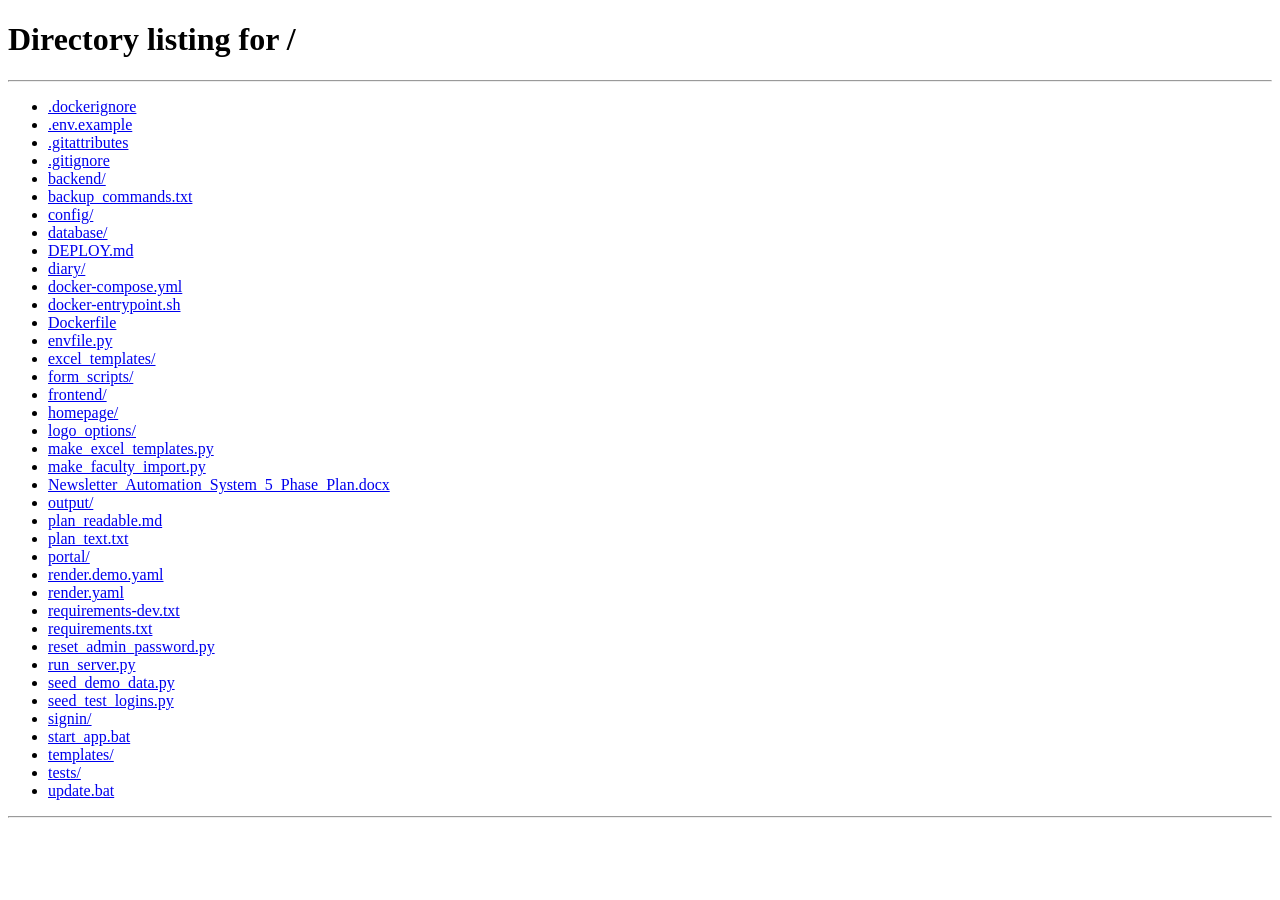
<file: diary/index.html>
<!DOCTYPE html>
<html lang="en">
<head>
  <meta charset="UTF-8">
  <meta name="viewport" content="width=device-width, initial-scale=1.0">
  <title>IT Department Placements Diary</title>
  <link rel="icon" type="image/png" href="/assets/it-matrix-icon.png">
  <link href="https://fonts.googleapis.com/css2?family=Inter:wght@400;500;600;700&display=swap" rel="stylesheet">
  <link rel="stylesheet" href="/portal/ui.css">
  <link rel="stylesheet" href="/portal/tour.css">
  <link rel="stylesheet" href="/portal/entry.css">
  <style>
    .hero { background: var(--accent); color: #fff; padding: 28px 24px; }
    .hero h1 { font-size: 24px; } .hero p { opacity: .85; margin-top: 4px; }
    .hero-in { max-width: 1280px; margin: 0 auto; display: flex; justify-content: space-between; align-items: center; gap: 16px; flex-wrap: wrap; }
    .hero .btn { background: transparent; color: #fff; border-color: rgba(255,255,255,.5); }
    .co { cursor: pointer; transition: border-color .12s; } .co:hover { border-color: var(--accent); }
    .co h3 { margin-bottom: 2px; } .stat-row { display: flex; gap: 18px; margin-top: 10px; flex-wrap: wrap; }
    .stat-row div b { display: block; font-size: 18px; } .stat-row div span { font-size: 11px; color: var(--muted); }
    .exp { border-left: 3px solid var(--accent); padding: 4px 0 4px 14px; margin: 14px 0; } .exp p { margin: 4px 0; white-space: pre-wrap; }
    .cards { display: grid; grid-template-columns: repeat(auto-fill, minmax(280px, 1fr)); gap: 14px; }
    .back { margin-bottom: 14px; }
    .hero .tour-help-btn { background: transparent; color: #fff; border-color: rgba(255,255,255,.5); }
    .hero .btn.cta { background: #fff; color: var(--accent); border-color: #fff; font-weight: 600; }
    .pe-steps { display: flex; gap: 8px; flex-wrap: wrap; margin: 12px 0; } .pe-steps span { font-size: 12.5px; padding: 4px 12px; border-radius: 99px; background: var(--bg); color: var(--muted); } .pe-steps .on { background: var(--accent); color: #fff; } .pe-steps .done { background: var(--ok-soft); color: var(--ok); }
  </style>
</head>
<body>
  <div id="app" class="hidden">
    <div class="hero"><div class="hero-in"><div><h1>IT Department Placements Diary</h1><p>Where our seniors got placed, what they earned, and how they prepared.</p></div>
      <div><a class="btn cta" href="#/enter" id="enter-exp">Enter placement experience</a> <span id="help-host"></span> <button class="btn sm" id="chpw">Change password</button> <button class="btn sm" id="logout">Sign out</button></div></div></div>
    <main class="page"><div id="banner"></div><div id="view"></div></main>
  </div>
  <script src="/portal/tour.js"></script>
  <script src="/portal/tours.js"></script>
  <script src="entry.js"></script>
  <script src="diary.js"></script>
  <script src="/portal/demo.js" defer></script>
</body>
</html>
</file>
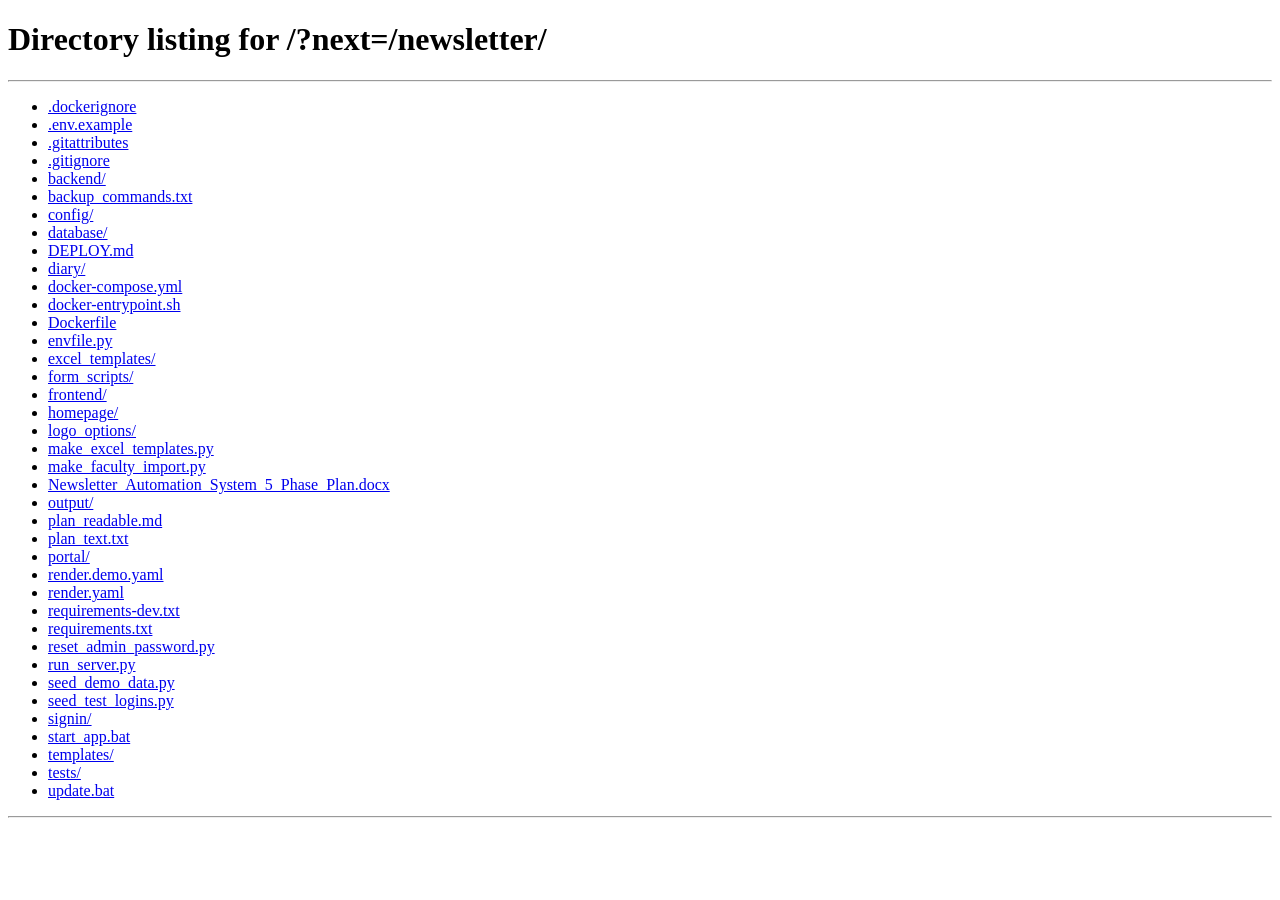
<file: frontend/index.html>
<!DOCTYPE html>
<html lang="en">
<head>
  <meta charset="UTF-8">
  <meta name="viewport" content="width=device-width, initial-scale=1.0">
  <title>IT Chronicles · Newsletter Studio</title>
  <link rel="preconnect" href="https://fonts.googleapis.com">
  <link href="https://fonts.googleapis.com/css2?family=Inter:wght@400;500;600;700&display=swap" rel="stylesheet">
  <link rel="stylesheet" href="style.css?v=7">
  <link rel="stylesheet" href="/portal/tour.css">
</head>
<body>
  <header class="topbar">
    <div class="brand"><span class="logo">IT</span><span class="brand-name">Chronicles</span></div>
    <nav class="tabs" id="main-tabs">
      <button class="tab active" data-tab="responses">Entries</button>
      <button class="tab" data-tab="front">Front pages</button>
      <button class="tab" data-tab="layout">Layout</button>
      <button class="tab" data-tab="publish">Publish</button>
    </nav>
    <span id="help-host"></span>
  </header>

  <main class="page">
    <!-- ============ Front pages: HOD's Desk, vision / mission, editorial board ============ -->
    <section id="tab-front" class="view">
      <div class="front-bar">
        <div><h3>Front pages</h3><p class="hint" style="margin:2px 0 0">These come before the sections in the master document. Anything left empty is left out, with no gap.</p></div>
        <button class="btn primary" onclick="saveFront()">Save front pages</button>
      </div>
      <div id="front-form"></div>
    </section>

    <!-- ============ Layout (canvas) ============ -->
    <section id="tab-layout" class="view">
      <div class="layout-bar">
        <div class="field-inline"><label>Preview with</label><select id="lay-form" onchange="onLayoutFormChange()"></select></div>
        <div class="field-inline"><label>Layout</label><select id="lay-saved" onchange="onSavedLayoutChange()"></select></div>
        <input id="lay-name" class="input name-input" placeholder="Layout name">
        <span class="spacer"></span>
        <label class="switch" title="Hide editing handles"><input type="checkbox" id="lay-preview" onchange="togglePreviewMode()"><span>Preview</span></label>
        <button class="btn ghost" onclick="undoLayout()" title="Ctrl+Z">Undo</button>
        <button class="btn ghost" onclick="resetLayout()">Reset</button>
        <button class="btn primary" onclick="saveLayout()">Save layout</button>
      </div>

      <div class="designer">
        <aside class="palette">
          <h4>Elements</h4>
          <p class="hint">Drag onto the page, or click to add. Each element links to a form column.</p>
          <div id="palette-items"></div>
        </aside>

        <div class="canvas-area" id="canvas-area">
          <div class="paper" id="paper">
            <div class="paper-head"><span id="paper-title">IT CHRONICLES</span></div>
            <div id="grid" class="grid edit"></div>
            <div id="fixed-preview" class="fixed-preview hidden"></div>
          </div>
        </div>

        <aside class="inspector">
          <div id="inspector-element"></div>
          <details class="sample-panel" open>
            <summary>Preview data</summary>
            <div class="field"><select id="lay-sample" onchange="onSampleChange()"></select></div>
            <div id="sample-fields" class="sample-fields"></div>
          </details>
        </aside>
      </div>
    </section>

    <!-- ============ Entries (read from the department database) ============ -->
    <section id="tab-responses" class="view active">
      <div class="toolbar">
        <div class="pills" id="status-pills"></div>
        <span class="spacer"></span>
        <div class="date-range" title="Show only responses dated inside this range">
          <label>From <input type="date" id="resp-from" class="input compact" onchange="setRange('resp')"></label>
          <label>To <input type="date" id="resp-to" class="input compact" onchange="setRange('resp')"></label>
          <button class="btn ghost sm" id="resp-clear" onclick="clearRange('resp')" hidden>Clear dates</button>
        </div>
        <select id="filter-section" class="input compact" onchange="renderResponses()"></select>
        <button class="btn" id="btn-refresh" onclick="refreshEntries(this)" title="Read the department database again">Refresh</button>
      </div>
      <p class="muted range-note">These are the approved entries of the department database, read live. Each one is in the newsletter unless you reject it; you can approve it again at any time. To change what an entry says, or which fields feed the newsletter, use the portal (Returned submissions and Software customization).</p>
      <div id="responses-list" class="responses"></div>
    </section>

    <!-- ============ Publish ============ -->
    <section id="tab-publish" class="view">
      <div class="publish-grid">
        <div class="card">
          <div class="date-range pub-range">
            <b>Date range</b>
            <label>From <input type="date" id="pub-from" class="input compact" onchange="setRange('pub')"></label>
            <label>To <input type="date" id="pub-to" class="input compact" onchange="setRange('pub')"></label>
            <button class="btn ghost sm" id="pub-clear" onclick="clearRange('pub')" hidden>Clear dates</button>
          </div>
          <p class="muted range-note" id="pub-range-note"></p>
          <div class="card-head"><h3>Sections in this issue</h3><span class="muted" id="publish-count"></span></div>
          <div id="publish-sections"></div>
        </div>
        <div class="card publish-side">
          <h3>Master newsletter</h3>
          <p class="muted">Combines every ticked section, with featured items first, into one Word document.</p>
          <label class="check-row"><input type="checkbox" id="pub-front" checked> Include front pages (HOD's Desk, vision &amp; mission, editorial board)</label>
          <button class="btn primary large block" id="btn-master" onclick="buildMaster()">Build master document</button>
          <div id="master-result" class="result hidden"></div>
        </div>
      </div>
    </section>
  </main>

  <!-- ============ Dialogs ============ -->
  <script src="/portal/tour.js"></script>
  <script src="/portal/tours.js"></script>
  <script src="sample_data.js?v=4"></script>
  <script src="app.js?v=9"></script>
  <script src="/portal/demo.js" defer></script>
</body>
</html>
</file>
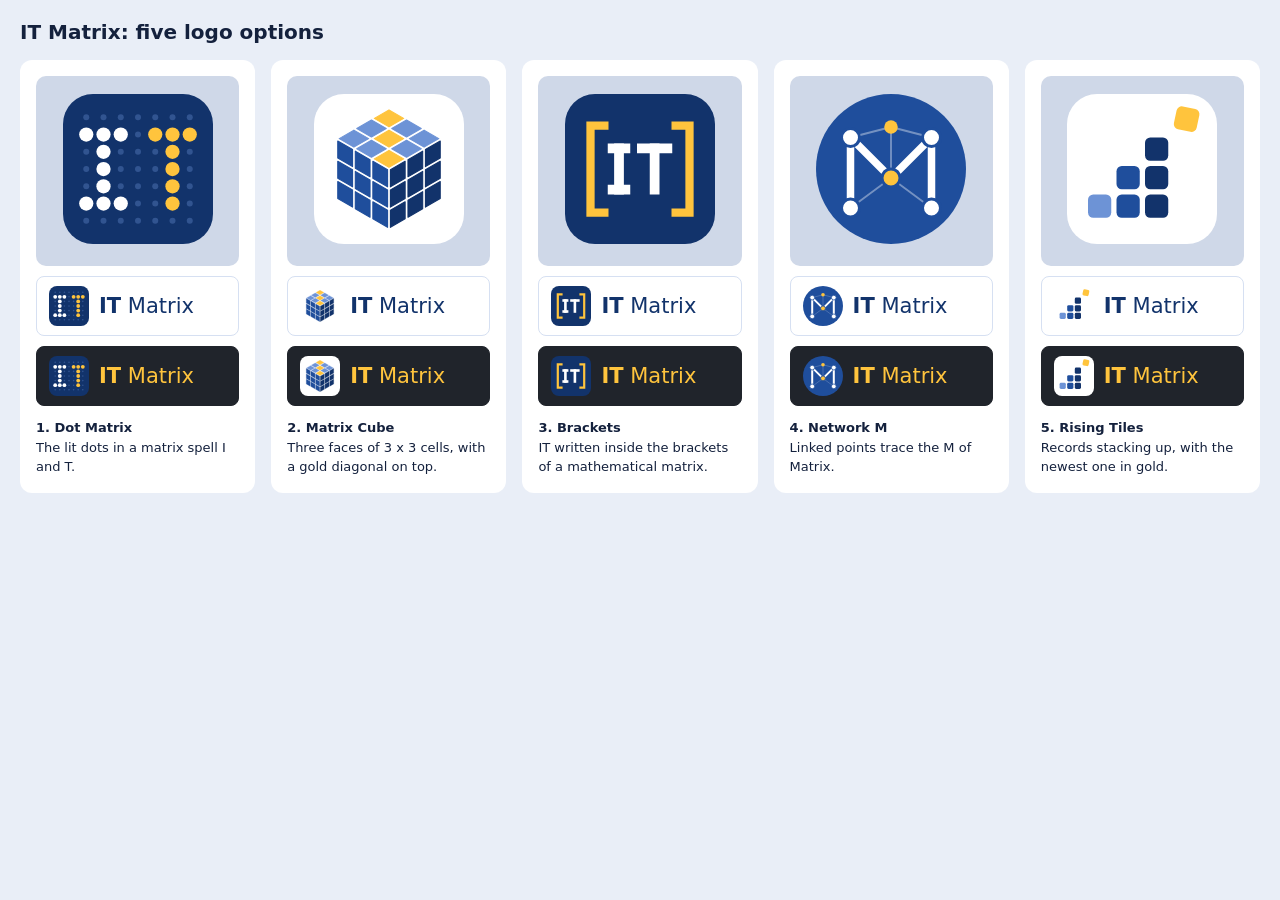
<file: logo_options/compare.html>
<!doctype html><meta charset="utf-8"><meta name="viewport" content="width=device-width, initial-scale=1"><title>IT Matrix logo options</title>
<style>
body { margin: 0; padding: 20px; font-family: 'Segoe UI', system-ui, sans-serif; background: #e9eef7; color: #14213d; }
h1 { font-size: 20px; margin: 0 0 16px; }
.grid { display: grid; grid-template-columns: repeat(auto-fit, minmax(230px, 1fr)); gap: 16px; }
figure { margin: 0; background: #fff; border-radius: 12px; padding: 16px; }
.big { background: #cfd8e8; border-radius: 10px; padding: 18px; text-align: center; }
.big img { width: 150px; height: 150px; }
.lock { display: flex; align-items: center; gap: 10px; margin-top: 10px; padding: 9px 12px; border-radius: 8px; border: 1px solid #d6e0f2; font-size: 21px; color: #12336b; }
.lock img { width: 40px; height: 40px; }
.lock.dark { background: #20242b; border-color: #20242b; color: #ffc43d; }
figcaption { margin-top: 12px; font-size: 13px; line-height: 1.5; }
</style>
<h1>IT Matrix: five logo options</h1><div class="grid">
<figure><div class="big"><img src="[data-uri]" alt="Dot Matrix"></div>
<div class="lock"><img src="[data-uri]" alt="Dot Matrix"><span><b>IT</b> Matrix</span></div>
<div class="lock dark"><img src="[data-uri]" alt="Dot Matrix"><span><b>IT</b> Matrix</span></div>
<figcaption><strong>1. Dot Matrix</strong><br>The lit dots in a matrix spell I and T.</figcaption></figure>
<figure><div class="big"><img src="[data-uri]" alt="Matrix Cube"></div>
<div class="lock"><img src="[data-uri]" alt="Matrix Cube"><span><b>IT</b> Matrix</span></div>
<div class="lock dark"><img src="[data-uri]" alt="Matrix Cube"><span><b>IT</b> Matrix</span></div>
<figcaption><strong>2. Matrix Cube</strong><br>Three faces of 3 x 3 cells, with a gold diagonal on top.</figcaption></figure>
<figure><div class="big"><img src="[data-uri]" alt="Brackets"></div>
<div class="lock"><img src="[data-uri]" alt="Brackets"><span><b>IT</b> Matrix</span></div>
<div class="lock dark"><img src="[data-uri]" alt="Brackets"><span><b>IT</b> Matrix</span></div>
<figcaption><strong>3. Brackets</strong><br>IT written inside the brackets of a mathematical matrix.</figcaption></figure>
<figure><div class="big"><img src="[data-uri]" alt="Network M"></div>
<div class="lock"><img src="[data-uri]" alt="Network M"><span><b>IT</b> Matrix</span></div>
<div class="lock dark"><img src="[data-uri]" alt="Network M"><span><b>IT</b> Matrix</span></div>
<figcaption><strong>4. Network M</strong><br>Linked points trace the M of Matrix.</figcaption></figure>
<figure><div class="big"><img src="[data-uri]" alt="Rising Tiles"></div>
<div class="lock"><img src="[data-uri]" alt="Rising Tiles"><span><b>IT</b> Matrix</span></div>
<div class="lock dark"><img src="[data-uri]" alt="Rising Tiles"><span><b>IT</b> Matrix</span></div>
<figcaption><strong>5. Rising Tiles</strong><br>Records stacking up, with the newest one in gold.</figcaption></figure>
</div>
</file>
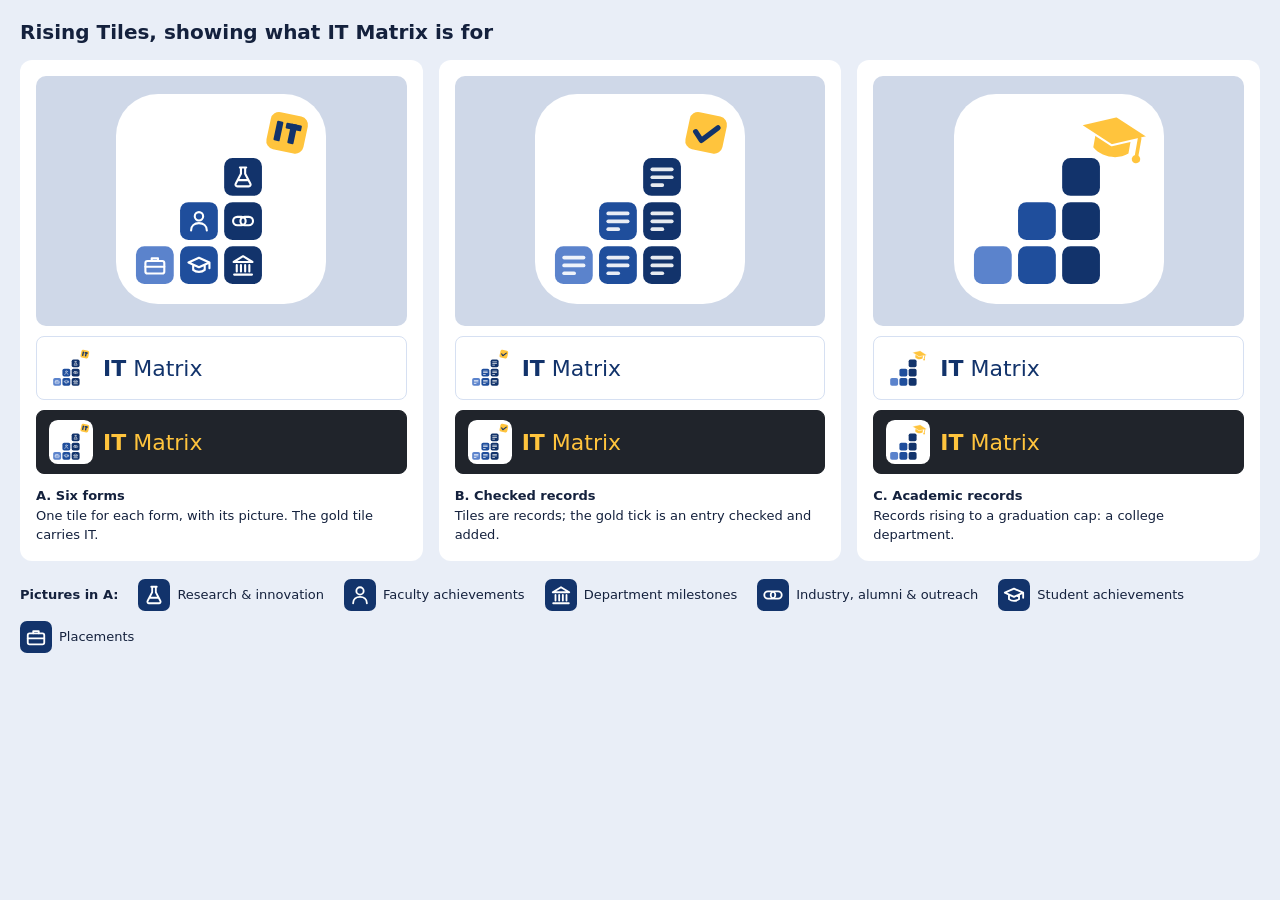
<file: logo_options/rising_tiles/compare.html>
<!doctype html><meta charset="utf-8"><meta name="viewport" content="width=device-width, initial-scale=1"><title>IT Matrix: Rising Tiles versions</title>
<style>
body { margin: 0; padding: 20px; font-family: 'Segoe UI', system-ui, sans-serif; background: #e9eef7; color: #14213d; }
h1 { font-size: 20px; margin: 0 0 16px; }
.grid { display: grid; grid-template-columns: repeat(auto-fit, minmax(230px, 1fr)); gap: 16px; }
figure { margin: 0; background: #fff; border-radius: 12px; padding: 16px; }
.big { background: #cfd8e8; border-radius: 10px; padding: 18px; text-align: center; }
.big img { width: 210px; height: 210px; max-width: 100%; }
.lock { display: flex; align-items: center; gap: 10px; margin-top: 10px; padding: 9px 12px; border-radius: 8px; border: 1px solid #d6e0f2; font-size: 22px; color: #12336b; }
.lock img { width: 44px; height: 44px; }
.lock.dark { background: #20242b; border-color: #20242b; color: #ffc43d; }
figcaption { margin-top: 12px; font-size: 13px; line-height: 1.5; }
.key { display: flex; flex-wrap: wrap; gap: 10px 20px; margin-top: 18px; font-size: 13px; }
.key span { display: flex; align-items: center; gap: 7px; }
.key i { display: grid; place-items: center; width: 32px; height: 32px; border-radius: 7px; background: #12336b; }
</style>
<h1>Rising Tiles, showing what IT Matrix is for</h1><div class="grid">
<figure><div class="big"><img src="[data-uri]" alt="A. Six forms"></div>
<div class="lock"><img src="[data-uri]" alt="A. Six forms"><span><b>IT</b> Matrix</span></div>
<div class="lock dark"><img src="[data-uri]" alt="A. Six forms"><span><b>IT</b> Matrix</span></div>
<figcaption><strong>A. Six forms</strong><br>One tile for each form, with its picture. The gold tile carries IT.</figcaption></figure>
<figure><div class="big"><img src="[data-uri]" alt="B. Checked records"></div>
<div class="lock"><img src="[data-uri]" alt="B. Checked records"><span><b>IT</b> Matrix</span></div>
<div class="lock dark"><img src="[data-uri]" alt="B. Checked records"><span><b>IT</b> Matrix</span></div>
<figcaption><strong>B. Checked records</strong><br>Tiles are records; the gold tick is an entry checked and added.</figcaption></figure>
<figure><div class="big"><img src="[data-uri]" alt="C. Academic records"></div>
<div class="lock"><img src="[data-uri]" alt="C. Academic records"><span><b>IT</b> Matrix</span></div>
<div class="lock dark"><img src="[data-uri]" alt="C. Academic records"><span><b>IT</b> Matrix</span></div>
<figcaption><strong>C. Academic records</strong><br>Records rising to a graduation cap: a college department.</figcaption></figure>
</div>
<div class="key"><b style="align-self:center">Pictures in A:</b><span><i><svg viewBox="0 0 24 24" width="22" height="22"><path d="M9 3h6M10 3v6L5 18.5a1.7 1.7 0 0 0 1.5 2.5h11a1.7 1.7 0 0 0 1.5-2.5L14 9V3M7.5 15h9" fill="none" stroke="#ffffff" stroke-width="2" stroke-linecap="round" stroke-linejoin="round"/></svg></i>Research & innovation</span><span><i><svg viewBox="0 0 24 24" width="22" height="22"><circle cx="12" cy="7.5" r="4" fill="none" stroke="#ffffff" stroke-width="2" stroke-linecap="round" stroke-linejoin="round"/><path d="M4.5 21c0-4.5 3.4-7 7.500-7s7.500 2.500 7.500 7" fill="none" stroke="#ffffff" stroke-width="2" stroke-linecap="round" stroke-linejoin="round"/></svg></i>Faculty achievements</span><span><i><svg viewBox="0 0 24 24" width="22" height="22"><path d="M3 9l9-5.500 9 5.500zM6 12v6M10 12v6M14 12v6M18 12v6M3.500 21h17" fill="none" stroke="#ffffff" stroke-width="2" stroke-linecap="round" stroke-linejoin="round"/></svg></i>Department milestones</span><span><i><svg viewBox="0 0 24 24" width="22" height="22"><rect x="2.500" y="8" width="12" height="8" rx="4" fill="none" stroke="#ffffff" stroke-width="2" stroke-linecap="round" stroke-linejoin="round"/><rect x="9.500" y="8" width="12" height="8" rx="4" fill="none" stroke="#ffffff" stroke-width="2" stroke-linecap="round" stroke-linejoin="round"/></svg></i>Industry, alumni & outreach</span><span><i><svg viewBox="0 0 24 24" width="22" height="22"><path d="M2 9.500L12 5l10 4.500-10 4.500zM6.500 12v4.500c3 2.500 8 2.500 11 0V12M22 9.500V15" fill="none" stroke="#ffffff" stroke-width="2" stroke-linecap="round" stroke-linejoin="round"/></svg></i>Student achievements</span><span><i><svg viewBox="0 0 24 24" width="22" height="22"><rect x="3" y="8" width="18" height="12" rx="2" fill="none" stroke="#ffffff" stroke-width="2" stroke-linecap="round" stroke-linejoin="round"/><path d="M9 8V5.500h6V8M3 13.500h18" fill="none" stroke="#ffffff" stroke-width="2" stroke-linecap="round" stroke-linejoin="round"/></svg></i>Placements</span></div>
</file>
<file: portal/ui.css>
/* Shared by the staff portal (/portal) and the student Placements Diary (/diary). Light theme, same tokens as the newsletter studio. */
:root {
  --bg: #f6f7f9; --surface: #fff; --line: #e5e8ec; --line-strong: #d3d8de; --text: #1a2230; --muted: #6b7684;
  --accent: #1f4e78; --accent-soft: #e8f0f7; --ok: #15803d; --ok-soft: #e7f6ec; --warn: #b45309; --warn-soft: #fdf3e0;
  --bad: #b91c1c; --bad-soft: #fdecec; --radius: 8px; --bar: #3b7ab5;
  color-scheme: light;
}
* { box-sizing: border-box; margin: 0; padding: 0; }
body { font-family: 'Inter', system-ui, sans-serif; background: var(--bg); color: var(--text); font-size: 14px; line-height: 1.5; }
h2 { font-size: 20px; font-weight: 700; } h3 { font-size: 15px; font-weight: 600; }
h4 { font-size: 11px; font-weight: 600; text-transform: uppercase; letter-spacing: .06em; color: var(--muted); margin-bottom: 8px; }
.muted { color: var(--muted); } .hint { color: var(--muted); font-size: 12px; margin: 4px 0 10px; }
.hidden { display: none !important; } .spacer { flex: 1; } .num { text-align: right; font-variant-numeric: tabular-nums; }
a { color: var(--accent); }

.topbar { background: var(--surface); border-bottom: 1px solid var(--line); padding: 0 24px; position: sticky; top: 0; z-index: 50; }
.top-row { display: grid; grid-template-columns: 1fr auto 1fr; align-items: center; gap: 16px; }
.back-home { justify-self: start; display: inline-flex; align-items: center; gap: 6px; font-weight: 600; font-size: 13px; color: var(--accent); text-decoration: none; padding: 6px 12px; border: 1px solid var(--line-strong); border-radius: 8px; background: var(--surface); }
.back-home:hover, .back-home:focus-visible { background: var(--accent-soft); border-color: var(--accent); outline: none; }
/* ---------- Staff portal header: the IT Matrix logo on white ---------- */
body.portal { --header-h: 104px; }
.portal .topbar { height: var(--header-h); background: #fff; border-bottom: 3px solid #12336b; }
.portal .top-row { height: 100%; }
.nav-toggle { justify-self: start; position: relative; width: 46px; height: 46px; display: grid; place-items: center; color: #12336b; background: #fff; border: 1px solid var(--line-strong); border-radius: 10px; cursor: pointer; }
.nav-toggle:hover, .nav-toggle:focus-visible { background: var(--accent-soft); outline: none; border-color: #12336b; }
.nav-badge { position: absolute; top: -7px; right: -9px; margin: 0; }
.top-title { display: flex; align-items: center; justify-content: center; min-width: 0; }
.top-title img { display: block; height: 90px; width: auto; max-width: 100%; object-fit: contain; }
/* top right: who is signed in and Sign out on the first line, Help under them */
.top-right { justify-self: end; display: flex; flex-direction: column-reverse; align-items: flex-end; gap: 8px; }
@media (max-width: 860px) {
  body.portal { --header-h: 156px; }
  .portal .topbar { padding: 0 12px; }
  .portal .top-row { grid-template-columns: auto 1fr; grid-template-rows: auto auto; align-content: center; gap: 8px 10px; }
  .top-title { justify-content: flex-end; }
  .top-title img { height: 62px; }
  .top-right { grid-column: 1 / -1; }
  .portal .who { flex-wrap: nowrap; gap: 6px; font-size: 11px; } .portal .who .btn { padding: 3px 7px; white-space: nowrap; }
}
/* ---------- The menu: a sidebar behind the hamburger button ---------- */
.nav-shade { position: fixed; inset: 0; z-index: 60; background: rgba(10, 18, 32, .5); opacity: 0; visibility: hidden; transition: opacity .2s, visibility .2s; }
.sidebar { position: fixed; top: 0; bottom: 0; left: 0; z-index: 61; width: 272px; max-width: 85vw; display: flex; flex-direction: column; background: var(--surface); box-shadow: 8px 0 28px rgba(10, 18, 32, .25); transform: translateX(-105%); visibility: hidden; transition: transform .2s, visibility .2s; }
.nav-open .nav-shade { opacity: 1; visibility: visible; }
.nav-open .sidebar { transform: none; visibility: visible; }
.side-head { display: flex; align-items: center; justify-content: space-between; padding: 14px 12px 12px 20px; border-bottom: 1px solid var(--line); font-size: 12px; font-weight: 700; text-transform: uppercase; letter-spacing: .08em; color: var(--muted); }
.side-close { font: inherit; font-size: 24px; line-height: 1; width: 34px; height: 34px; background: none; border: none; border-radius: 8px; color: var(--muted); cursor: pointer; }
.side-close:hover, .side-close:focus-visible { background: var(--accent-soft); color: var(--accent); outline: none; }
.brand { display: flex; align-items: center; gap: 10px; font-weight: 700; }
.logo { width: 28px; height: 28px; border-radius: 7px; background: var(--accent); color: #fff; display: grid; place-items: center; font-size: 12px; }
.tab-sub { display: flex; flex-direction: column; flex: none; gap: 2px; margin-left: 16px; padding-left: 6px; border-left: 1px solid var(--line); } .tab-sub[hidden] { display: none; }
.tab-sub .tab { padding-top: 9px; padding-bottom: 9px; } a.tab { text-decoration: none; }
.tab-group .chev { width: 7px; height: 7px; flex: none; border-right: 2px solid currentColor; border-bottom: 2px solid currentColor; transform: rotate(-45deg); transition: transform .15s; }
.tab-group[aria-expanded="true"] { color: var(--text); } .tab-group[aria-expanded="true"] .chev { transform: rotate(45deg); }
.tabs { display: flex; flex-direction: column; gap: 2px; padding: 10px; overflow-y: auto; }
.tab { display: flex; align-items: center; justify-content: space-between; gap: 8px; text-align: left; background: none; border: none; border-left: 3px solid transparent; border-radius: 8px; padding: 11px 14px; font: inherit; font-weight: 500; color: var(--muted); cursor: pointer; }
.tab:hover, .tab:focus-visible { background: var(--bg); color: var(--text); outline: none; } .tab.active { background: var(--accent-soft); color: var(--accent); border-left-color: #ffc43d; font-weight: 600; }
.who { font-size: 12px; color: var(--muted); display: flex; align-items: center; gap: 10px; flex-wrap: wrap; justify-content: flex-end; }
.page { max-width: 1280px; margin: 24px auto; padding: 0 24px; }

.card { background: var(--surface); border: 1px solid var(--line); border-radius: var(--radius); padding: 18px 20px; margin-bottom: 16px; }
.card-head { display: flex; align-items: center; justify-content: space-between; margin-bottom: 12px; gap: 10px; flex-wrap: wrap; }
.grid-2 { display: grid; grid-template-columns: 1fr 1fr; gap: 16px; } .grid-3 { display: grid; grid-template-columns: repeat(3, 1fr); gap: 16px; }
@media (max-width: 860px) { .grid-2, .grid-3 { grid-template-columns: 1fr; } .page { padding: 0 12px; } }

.btn { font: inherit; font-weight: 500; padding: 7px 14px; border-radius: 6px; border: 1px solid var(--line-strong); background: var(--surface); color: var(--text); cursor: pointer; display: inline-flex; align-items: center; gap: 6px; text-decoration: none; }
.btn:hover { background: var(--bg); } .btn.primary { background: var(--accent); border-color: var(--accent); color: #fff; }
.btn.danger { color: var(--bad); border-color: var(--bad); } .btn.sm { padding: 3px 9px; font-size: 12px; } .btn:disabled { opacity: .5; cursor: default; }
.input, select, textarea { font: inherit; padding: 7px 10px; border: 1px solid var(--line-strong); border-radius: 6px; background: var(--surface); color: var(--text); min-width: 0; }
.input.compact, select.compact { padding: 5px 8px; }
.filters { display: flex; gap: 8px; flex-wrap: wrap; align-items: center; margin-bottom: 14px; }
.field { display: flex; flex-direction: column; gap: 4px; margin-bottom: 12px; } .field label { font-size: 12px; font-weight: 600; color: var(--muted); }

table.table { width: 100%; border-collapse: collapse; font-size: 13px; }
.table th { text-align: left; font-size: 11px; text-transform: uppercase; letter-spacing: .05em; color: var(--muted); padding: 8px 10px; border-bottom: 1px solid var(--line-strong); white-space: nowrap; }
.table td { padding: 8px 10px; border-bottom: 1px solid var(--line); vertical-align: top; }
.table tr.click { cursor: pointer; } .table tr.click:hover td { background: var(--accent-soft); }
.scroll { overflow-x: auto; }
.pill { display: inline-block; padding: 1px 8px; border-radius: 99px; font-size: 11px; font-weight: 600; background: var(--accent-soft); color: var(--accent); }
.pill.ok { background: var(--ok-soft); color: var(--ok); } .pill.warn { background: var(--warn-soft); color: var(--warn); } .pill.bad { background: var(--bad-soft); color: var(--bad); }

.kpis { display: grid; grid-template-columns: repeat(auto-fit, minmax(150px, 1fr)); gap: 12px; margin-bottom: 16px; }
.kpi { background: var(--surface); border: 1px solid var(--line); border-radius: var(--radius); padding: 14px 16px; }
.kpi b { display: block; font-size: 24px; font-weight: 700; line-height: 1.2; } .kpi span { font-size: 12px; color: var(--muted); }
.bars { display: flex; flex-direction: column; gap: 6px; }
.bar-row { display: grid; grid-template-columns: minmax(80px, 38%) 1fr 44px; gap: 8px; align-items: center; font-size: 12px; }
.bar-row .lbl { overflow: hidden; text-overflow: ellipsis; white-space: nowrap; } .bars.full .bar-row { grid-template-columns: minmax(80px, 52%) 1fr 32px; } .bars.full .lbl { white-space: normal; line-height: 1.3; } .bar-row .val { text-align: right; font-variant-numeric: tabular-nums; }
.bar { height: 14px; background: var(--accent-soft); border-radius: 4px; overflow: hidden; } .bar i { display: block; height: 100%; background: var(--bar); border-radius: 4px; }
.empty { color: var(--muted); font-size: 13px; padding: 10px 0; }

.overlay { position: fixed; inset: 0; background: rgba(10, 15, 25, .5); display: grid; place-items: center; z-index: 100; padding: 16px; }
.dialog { background: var(--surface); border-radius: 10px; width: min(720px, 100%); max-height: 90vh; display: flex; flex-direction: column; }
.dialog.wide { width: min(980px, 100%); }
.dialog-head { display: flex; justify-content: space-between; align-items: center; padding: 14px 20px; border-bottom: 1px solid var(--line); }
.dialog-body { padding: 18px 20px; overflow: auto; } .dialog-foot { padding: 12px 20px; border-top: 1px solid var(--line); display: flex; justify-content: flex-end; gap: 8px; }
.x { background: none; border: none; font-size: 22px; cursor: pointer; color: var(--muted); }
.toast { position: fixed; bottom: 20px; left: 50%; transform: translateX(-50%); background: var(--text); color: var(--bg); padding: 10px 18px; border-radius: 8px; z-index: 200; max-width: 90vw; }
.toast.bad { background: var(--bad); color: #fff; }
.kv { display: grid; grid-template-columns: 200px 1fr; gap: 4px 14px; font-size: 13px; } .kv dt { color: var(--muted); } .kv dd { white-space: pre-wrap; word-break: break-word; }
.drop { display: block; border: 2px dashed var(--line-strong); border-radius: 8px; padding: 18px; text-align: center; cursor: pointer; margin-bottom: 10px; }
.drop:hover { border-color: var(--accent); background: var(--accent-soft); }
.login { max-width: 360px; margin: 12vh auto; }
.banner { background: var(--warn-soft); color: var(--warn); border: 1px solid var(--warn); border-radius: 8px; padding: 10px 14px; margin-bottom: 16px; }

/* ---------- Person pages (faculty / student) ---------- */
.p-head { display: flex; gap: 18px; align-items: flex-start; flex-wrap: wrap; }
.avatar { width: 64px; height: 64px; border-radius: 50%; background: var(--accent); color: #fff; display: grid; place-items: center; font-size: 22px; font-weight: 700; flex: none; }
.p-head .who-block { flex: 1; min-width: 220px; } .p-head h2 { line-height: 1.2; }
.p-sub { color: var(--muted); margin-top: 2px; } .tags { display: flex; gap: 6px; flex-wrap: wrap; margin-top: 8px; }
.journey { margin-top: 10px; font-size: 12px; color: var(--muted); }
.journey span { display: inline-block; background: var(--bg); border: 1px solid var(--line); border-radius: 99px; padding: 1px 9px; margin: 2px 4px 2px 0; }
.p-tools { display: flex; gap: 8px; flex-wrap: wrap; align-items: center; }
.snav { position: sticky; top: var(--header-h, 52px); z-index: 40; background: var(--bg); padding: 8px 0 10px; display: flex; gap: 8px; flex-wrap: wrap; }
.snav a { cursor: pointer; text-decoration: none; background: var(--surface); border: 1px solid var(--line-strong); color: var(--text); border-radius: 99px; padding: 4px 12px; font-size: 13px; font-weight: 500; }
.snav a:hover { border-color: var(--accent); color: var(--accent); } .snav a b { color: var(--accent); margin-left: 4px; }
.sec { scroll-margin-top: calc(var(--header-h, 52px) + 58px); } .sec-note { color: var(--muted); font-size: 12px; margin: -6px 0 10px; }
.grp { margin-top: 14px; } .grp-head { display: flex; align-items: center; gap: 8px; margin-bottom: 8px; font-size: 13px; font-weight: 600; }
.acts { display: grid; grid-template-columns: repeat(auto-fill, minmax(340px, 1fr)); gap: 10px; }
details.act { border: 1px solid var(--line); border-radius: 8px; background: var(--surface); padding: 10px 12px; }
details.act:hover { border-color: var(--line-strong); } details.act[open] { grid-column: 1 / -1; border-color: var(--accent); }
details.act.landmark { border-left: 3px solid var(--warn); }
details.act summary { list-style: none; cursor: pointer; } details.act summary::-webkit-details-marker { display: none; }
.act-top { display: flex; justify-content: space-between; gap: 10px; align-items: baseline; } .act-title { font-weight: 600; }
.act-date { font-size: 12px; color: var(--muted); white-space: nowrap; } .act-badges { margin-top: 6px; display: flex; gap: 4px; flex-wrap: wrap; }
.pill.role { background: var(--text); color: var(--bg); }
.act-body { margin-top: 10px; border-top: 1px solid var(--line); padding-top: 10px; }
.facts { display: grid; grid-template-columns: 170px 1fr; gap: 4px 12px; font-size: 13px; } .facts dt { color: var(--muted); } .facts dd { white-space: pre-wrap; word-break: break-word; }
.act-body h5 { font-size: 11px; text-transform: uppercase; letter-spacing: .05em; color: var(--muted); margin: 12px 0 2px; } .act-body p { white-space: pre-wrap; font-size: 13px; }
.links { margin-top: 12px; display: flex; gap: 8px; flex-wrap: wrap; }
.chip-link { font-size: 12px; font-weight: 500; text-decoration: none; border: 1px solid var(--line-strong); border-radius: 6px; padding: 3px 10px; }
.chip-link:hover { background: var(--accent-soft); }
@media (max-width: 600px) { .facts { grid-template-columns: 1fr; } .acts { grid-template-columns: 1fr; } }
/* ---------- Dashboard: the six category cards on the left, the chosen one's statistics on the right ---------- */
.page:has(.dash-bar) { max-width: 1600px; margin: 14px auto 12px; }
.dash-bar { margin-bottom: 10px; } .dash-bar .hint { margin: 0 0 0 4px; }
.dash-split { display: grid; grid-template-columns: minmax(0, 1.4fr) minmax(0, 1fr); gap: 16px; align-items: start; }
.hl-grid { display: grid; grid-template-columns: repeat(2, minmax(0, 1fr)); gap: 10px; }
/* the details scroll inside their own panel, so the cards never leave the screen */
.dash-side { position: sticky; top: calc(var(--header-h, 52px) + 10px); height: calc(100vh - var(--header-h, 52px) - 72px); min-height: 420px; overflow-y: auto; padding: 2px 6px 2px 2px; scroll-margin-top: calc(var(--header-h, 52px) + 8px); }
.dash-side:focus-visible { outline: 2px solid #12336b; border-radius: 8px; }
.dash-side .grid-2 { grid-template-columns: repeat(auto-fit, minmax(min(100%, 340px), 1fr)); gap: 12px; margin-bottom: 0; }
.dash-side .card { margin-bottom: 12px; padding: 14px 16px; } .dash-side .grid-2 > .card { min-width: 0; }
.dash-side .kpis { grid-template-columns: repeat(auto-fit, minmax(130px, 1fr)); gap: 10px; margin-bottom: 12px; }
.dash-h { margin: 0 0 10px; font-size: 17px; }
.hl { display: flex; flex-direction: column; gap: 7px; text-align: left; font: inherit; color: var(--text); background: var(--surface); border: 1px solid var(--line); border-top: 4px solid #12336b; border-radius: 12px; padding: 9px 10px; cursor: pointer; box-shadow: 0 2px 8px rgba(18, 51, 107, .06); transition: box-shadow .15s; }
.hl:hover, .hl:focus-visible { box-shadow: 0 6px 16px rgba(18, 51, 107, .18); outline: none; }
.hl:focus-visible { border-color: #12336b; }
.hl.on { border-color: #ffc43d; border-top-color: #ffc43d; box-shadow: 0 0 0 2px #ffc43d, 0 6px 16px rgba(18, 51, 107, .14); }
.hl > span { display: flex; }
.hl-head { align-items: center; gap: 8px; }
.hl-icon { display: grid; place-items: center; width: 30px; height: 30px; flex: none; border-radius: 8px; background: #12336b; }
.hl-icon svg { fill: none; stroke: #fff; stroke-width: 2; stroke-linecap: round; stroke-linejoin: round; }
.hl-title { flex: 1; min-width: 0; font-size: 13px; font-weight: 700; color: #12336b; line-height: 1.2; } .hl-title small { display: block; font-size: 10.5px; font-weight: 500; color: var(--muted); }
.hl-total { font-size: 28px; font-weight: 700; line-height: 1; color: #12336b; font-variant-numeric: tabular-nums; }
.hl > .hl-stats { display: grid; grid-template-columns: 1fr 1fr; gap: 5px; }
.hl-stat { display: flex; flex-direction: column; background: var(--bg); border-radius: 7px; padding: 3px 8px; min-width: 0; }
.hl-stat b { font-size: 15px; font-weight: 700; line-height: 1.3; font-variant-numeric: tabular-nums; } .hl-stat span { font-size: 10.5px; color: var(--muted); line-height: 1.25; }
.hl-stat.zero b { color: var(--muted); font-weight: 500; }
.hl-notes { flex-wrap: wrap; gap: 0 10px; margin-top: auto; padding-top: 5px; border-top: 1px solid var(--line); font-size: 10.5px; line-height: 1.45; color: var(--muted); } .hl-notes b { color: var(--text); }
/* short laptop screens (browser toolbars take height): a slimmer header and tighter cards keep all six in view */
@media (max-height: 720px) and (min-width: 1101px) {
  body.portal { --header-h: 84px; } .top-title img { height: 74px; } .top-right { gap: 5px; }
  .page:has(.dash-bar) { margin-top: 8px; } .dash-bar { margin-bottom: 8px; }
  .hl-grid { gap: 8px; } .hl { gap: 4px; padding: 5px 8px 6px; } .hl-icon { width: 26px; height: 26px; } .hl-total { font-size: 23px; } .hl > .hl-stats { gap: 4px; } .hl-stat { padding: 1px 7px; } .hl-stat b { font-size: 14px; line-height: 1.25; } .hl-notes { padding-top: 3px; line-height: 1.35; }
  .dash-side { height: calc(100vh - var(--header-h) - 62px); min-height: 360px; }
}
/* narrower screens: one under the other, scrolling as a normal page */
@media (max-width: 1100px) { .dash-split { grid-template-columns: minmax(0, 1fr); } .dash-side { position: static; height: auto; min-height: 0; overflow: visible; padding: 0; } }
@media (max-width: 560px) { .hl-grid { grid-template-columns: minmax(0, 1fr); } }
/* ---------- Faculty order (the Admin) ---------- */
.fo-bar { display: flex; align-items: center; gap: 10px; flex-wrap: wrap; margin-bottom: 8px; font-size: 12px; }
.fo-list { list-style: none; display: flex; flex-direction: column; gap: 4px; }
.fo-row { display: flex; align-items: center; gap: 10px; padding: 5px 8px; border: 1px solid var(--line); border-radius: 8px; background: var(--surface); cursor: grab; }
.fo-row.drag { opacity: .45; border-style: dashed; }
.fo-grip { color: var(--muted); font-size: 16px; user-select: none; }
.fo-pos { width: 62px; padding: 4px 6px; text-align: right; flex: none; }
.fo-who { flex: 1; min-width: 0; display: flex; flex-direction: column; line-height: 1.3; } .fo-who small { color: var(--muted); font-size: 11.5px; }
@media print { .topbar, .sidebar, .nav-shade, .snav, .p-tools, .filters, #banner { display: none !important; } body { background: #fff; } details.act { break-inside: avoid; } .acts { grid-template-columns: 1fr 1fr; } }

/* ---------- By work: a bar of drop-downs under the main navigation ---------- */
.wk-bar { display: flex; gap: 8px; flex-wrap: wrap; align-items: center; margin-bottom: 14px; padding: 8px 10px; background: var(--surface); border: 1px solid var(--line); border-radius: var(--radius); }
.wk-sel { font: inherit; font-size: 13px; font-weight: 500; width: 176px; text-overflow: ellipsis; padding: 6px 24px 6px 10px; border: 1px solid var(--line-strong); border-radius: 6px; background: var(--bg); color: var(--text); max-width: 100%; cursor: pointer; }
.wk-sel:hover { border-color: var(--accent); }
.wk-all { width: auto; padding-right: 12px; cursor: pointer; background: var(--surface); color: var(--text); }
.wk-sel.on { background: var(--accent); border-color: var(--accent); color: #fff; font-weight: 600; } .wk-sel.on option { background: var(--surface); color: var(--text); }

/* ---------- Download CSV pop-up ---------- */
.dl-all { display: flex; align-items: center; gap: 8px; padding: 8px 10px; background: var(--bg); border: 1px solid var(--line); border-radius: 6px; margin-bottom: 8px; cursor: pointer; }
.dl-cols { max-height: 46vh; overflow: auto; padding-right: 4px; }
.dl-part h5 { font-size: 11px; text-transform: uppercase; letter-spacing: .05em; color: var(--muted); margin: 12px 0 6px; }
.dl-grid { display: grid; grid-template-columns: repeat(auto-fill, minmax(230px, 1fr)); gap: 4px 14px; }
.dl-grid label { display: flex; align-items: center; gap: 7px; font-size: 13px; cursor: pointer; padding: 2px 0; }
</file>
<file: portal/tour.css>
/* Guided tour: a spotlight that glides between parts of the screen, a card that follows it, and the Help menu.
   Shared by the forms page, the staff portal, the student diary and the newsletter studio. Colours fall back to sensible
   defaults so it works in all four; an app can set --tour-accent. */
.tour-root { position: fixed; inset: 0; z-index: 10000; font-family: 'Inter', system-ui, sans-serif; }
.tour-shade { position: absolute; inset: 0; }                      /* swallows clicks: the tour drives, the page waits */
.tour-spot { position: fixed; left: 50%; top: 50%; width: 0; height: 0; border-radius: 12px; pointer-events: none;
  box-shadow: 0 0 0 9999px rgba(7, 12, 24, .72); outline: 2px solid var(--tour-accent, #4f8fd8); outline-offset: 0;
  transition: left .45s cubic-bezier(.4, 0, .2, 1), top .45s cubic-bezier(.4, 0, .2, 1), width .45s cubic-bezier(.4, 0, .2, 1), height .45s cubic-bezier(.4, 0, .2, 1), border-radius .3s; }
.tour-spot::after { content: ""; position: absolute; inset: -3px; border-radius: inherit; border: 2px solid var(--tour-accent, #4f8fd8); opacity: 0; animation: tour-pulse 1.8s ease-out infinite; }
.tour-spot.none { outline-color: transparent; } .tour-spot.none::after { display: none; }
@keyframes tour-pulse { 0% { opacity: .9; transform: scale(1); } 100% { opacity: 0; transform: scale(1.06); } }

.tour-card { position: fixed; width: 372px; max-width: calc(100vw - 20px); background: #fff; color: #1a2230; border-radius: 14px; overflow: hidden;
  box-shadow: 0 18px 50px rgba(0, 0, 0, .45); transition: left .45s cubic-bezier(.4, 0, .2, 1), top .45s cubic-bezier(.4, 0, .2, 1), opacity .2s; }
.tour-card.first { transition: opacity .2s; } .tour-card.busy { opacity: .6; pointer-events: none; }
.tour-card.welcome { width: 470px; }
.tour-prog { height: 4px; background: #e5e8ec; } .tour-prog i { display: block; height: 100%; background: var(--tour-accent, #1f4e9c); transition: width .4s; }
.tour-in { padding: 16px 18px 14px; }
.tour-step { font-size: 11px; font-weight: 700; letter-spacing: .06em; text-transform: uppercase; color: var(--tour-accent, #1f4e9c); }
.tour-card h3 { font-size: 17px; line-height: 1.3; margin: 5px 0 6px; font-weight: 700; }
.tour-body { font-size: 13.5px; line-height: 1.55; color: #3b4658; } .tour-body p { margin: 0 0 8px; } .tour-body p:last-child { margin-bottom: 0; }
.tour-body ul { margin: 6px 0 8px 18px; } .tour-body li { margin: 2px 0; } .tour-body b { color: #1a2230; }
.tour-role { display: flex; gap: 8px; align-items: flex-start; background: #eef4fb; border-radius: 8px; padding: 8px 10px; margin: 6px 0; font-size: 13px; }
.tour-role b { white-space: nowrap; color: var(--tour-accent, #1f4e9c); }
.tour-foot { display: flex; align-items: center; gap: 8px; margin-top: 14px; }
.tour-foot .sp { flex: 1; }
.tour-foot button { font: inherit; font-size: 13px; font-weight: 600; border-radius: 8px; padding: 7px 14px; cursor: pointer; border: 1px solid #d3d8de; background: #fff; color: #1a2230; }
.tour-foot button:hover { background: #f2f4f7; } .tour-foot button:disabled { opacity: .45; cursor: default; }
.tour-foot .tour-next { background: var(--tour-accent, #1f4e9c); border-color: var(--tour-accent, #1f4e9c); color: #fff; } .tour-foot .tour-next:hover { filter: brightness(1.1); background: var(--tour-accent, #1f4e9c); }
.tour-foot .tour-skip { border: none; background: none; color: #6b7684; padding: 7px 4px; font-weight: 500; } .tour-foot .tour-skip:hover { background: none; color: #1a2230; text-decoration: underline; }
.tour-hint { margin-top: 10px; font-size: 11px; color: #8a94a3; }
.tour-card button:focus-visible { outline: 2px solid var(--tour-accent, #1f4e9c); outline-offset: 2px; }

/* ---------- Help button + menu ---------- */
.tour-help { position: relative; display: inline-block; }
.tour-help-btn { font: inherit; font-size: 13px; font-weight: 600; display: inline-flex; align-items: center; gap: 6px; cursor: pointer; padding: 4px 11px 4px 6px; border-radius: 99px;
  border: 1px solid var(--line-strong, #d3d8de); background: var(--surface, #fff); color: var(--text, #1a2230); }
.tour-help-btn:hover { border-color: var(--tour-accent, #1f4e9c); } .tour-help-btn .q { width: 20px; height: 20px; border-radius: 50%; background: var(--tour-accent, #1f4e9c); color: #fff; display: grid; place-items: center; font-size: 12px; }
.tour-help.icon-only .tour-help-btn { padding: 0; width: 36px; height: 36px; justify-content: center; border-radius: 8px; } .tour-help.icon-only .tour-help-btn .lbl { display: none; }
.tour-help.icon-only .tour-help-btn .q { background: none; color: var(--tour-accent, #1f4e9c); font-size: 18px; font-weight: 700; width: auto; height: auto; }
.tour-menu { position: absolute; right: 0; top: calc(100% + 8px); z-index: 9000; min-width: 250px; max-height: 70vh; overflow: auto; background: #fff; color: #1a2230;
  border: 1px solid #d3d8de; border-radius: 12px; box-shadow: 0 14px 36px rgba(0, 0, 0, .25); padding: 6px; text-align: left; }
.tour-menu h6 { font-size: 10.5px; text-transform: uppercase; letter-spacing: .07em; color: #8a94a3; margin: 8px 10px 4px; font-weight: 700; }
.tour-menu button { display: flex; width: 100%; align-items: center; gap: 9px; text-align: left; font: inherit; font-size: 13.5px; background: none; border: none; padding: 8px 10px; border-radius: 8px; cursor: pointer; color: inherit; }
.tour-menu button:hover { background: #eef4fb; } .tour-menu button small { display: block; color: #8a94a3; font-size: 11.5px; }
.tour-menu button.hot { background: var(--tour-accent, #1f4e9c); color: #fff; font-weight: 600; } .tour-menu button.hot small { color: rgba(255, 255, 255, .8); }
.tour-menu .go { width: 18px; flex: none; text-align: center; }
.tour-menu hr { border: none; border-top: 1px solid #e5e8ec; margin: 6px 0; }

@media (prefers-color-scheme: dark) {
  .tour-card { background: #1a212b; color: #e6eaf0; } .tour-body { color: #b9c3d0; } .tour-body b { color: #e6eaf0; } .tour-prog { background: #2a3440; }
  .tour-role { background: #1f2d3d; } .tour-foot button { background: #222b37; color: #e6eaf0; border-color: #3a4654; } .tour-foot button:hover { background: #2a3440; }
  .tour-foot .tour-skip { background: none; color: #93a0b0; } .tour-foot .tour-skip:hover { color: #e6eaf0; }
  .tour-menu { background: #1a212b; color: #e6eaf0; border-color: #3a4654; } .tour-menu button:hover { background: #1f2d3d; } .tour-menu hr { border-color: #2a3440; }
}
@media (prefers-reduced-motion: reduce) { .tour-spot, .tour-card { transition: none; } .tour-spot::after { animation: none; } }
@media (max-width: 520px) { .tour-card, .tour-card.welcome { width: calc(100vw - 20px); } }
@media print { .tour-root, .tour-help { display: none !important; } }
</file>
<file: portal/entry.css>
/* ---------- Add an entry ---------- */
.en-search { margin: 12px 0 8px; } .en-search .input { width: 100%; font-size: 15px; padding: 11px 14px; }
.en-drafts { display: flex; gap: 8px; flex-wrap: wrap; align-items: center; margin: 4px 0 8px; font-size: 13px; }
.en-draft { display: inline-flex; align-items: center; border: 1px solid var(--line-strong); border-radius: 6px; background: var(--surface); } .en-draft .btn { border: none; } .en-draft .x { border: none; background: none; cursor: pointer; padding: 0 8px; color: var(--muted); font-size: 16px; }
.en-h { margin: 16px 0 6px; } .en-grid { display: grid; grid-template-columns: repeat(auto-fill, minmax(210px, 1fr)); gap: 8px; }
.en-tile { text-align: left; font: inherit; padding: 10px 12px; border: 1px solid var(--line); border-radius: 8px; background: var(--surface); cursor: pointer; display: flex; flex-direction: column; gap: 2px; }
.en-tile b { font-weight: 600; font-size: 13.5px; } .en-tile span { font-size: 11.5px; color: var(--muted); } .en-tile:hover { background: var(--accent-soft); border-color: var(--accent); }
.en-tile.on { border: 1.5px solid var(--accent); background: var(--accent-soft); }
.en-comp { display: grid; grid-template-columns: minmax(0, 900px); gap: 14px; margin-top: 18px; align-items: start; }
.en-prev { position: sticky; top: calc(var(--header-h, 52px) + 12px); } .en-prev-img { width: 100%; height: 150px; object-fit: cover; border-radius: 8px; background: var(--bg); display: block; }
.en-fields { display: grid; grid-template-columns: 1fr 1fr; gap: 12px 16px; margin-top: 8px; } .en-f.wide { grid-column: 1 / -1; } .en-f.bad .input, .en-f.bad input, .en-f.bad select, .en-f.bad textarea, .en-f.bad .en-pills, .en-f.bad .en-drop { border-color: var(--bad); }
.en-f.bad .en-l { color: var(--bad); }
.en-l { display: block; font-size: 12px; font-weight: 600; color: var(--muted); margin-bottom: 3px; } .en-req { color: var(--bad); font-style: normal; } .en-help { font-size: 11.5px; color: var(--muted); margin-top: 2px; }
.en-f input, .en-f select, .en-f textarea { width: 100%; } .en-more { margin-top: 14px; } .en-more summary { cursor: pointer; color: var(--accent); font-weight: 500; }
.en-pills { display: flex; gap: 6px; flex-wrap: wrap; } .en-pill { font: inherit; font-size: 13px; padding: 6px 12px; border: 1px solid var(--line-strong); border-radius: 99px; background: var(--surface); cursor: pointer; } .en-pill.on { background: var(--accent); border-color: var(--accent); color: #fff; }
.en-confirm { display: flex; gap: 8px; align-items: flex-start; font-size: 13px; grid-column: 1 / -1; }
.en-chips { display: flex; gap: 6px; flex-wrap: wrap; margin: 6px 0; } .en-chip { font-size: 12px; padding: 2px 9px; border-radius: 99px; } .en-chip.ok { background: var(--ok-soft); color: var(--ok); } .en-chip.bad { background: var(--bad-soft); color: var(--bad); }
.en-find { display: flex; flex-direction: column; margin-top: 4px; } .en-hit { text-align: left; font: inherit; font-size: 13px; padding: 5px 8px; border: none; border-bottom: 1px solid var(--line); background: var(--surface); cursor: pointer; } .en-hit:hover { background: var(--accent-soft); }
.en-drop { border: 1.5px dashed var(--line-strong); border-radius: 8px; text-align: center; } .en-drop label { display: block; padding: 14px; cursor: pointer; font-size: 13px; color: var(--muted); } .en-drop:hover { border-color: var(--accent); background: var(--accent-soft); }
.en-thumbs { display: flex; gap: 8px; flex-wrap: wrap; margin-top: 8px; } .en-th { position: relative; width: 92px; height: 92px; } .en-th img, .en-th-x { width: 100%; height: 100%; object-fit: cover; border-radius: 8px; border: 1px solid var(--line); background: var(--bg); display: grid; place-items: center; }
.en-th button { position: absolute; top: -6px; right: -6px; width: 22px; height: 22px; border-radius: 50%; border: 1px solid var(--line-strong); background: var(--surface); cursor: pointer; line-height: 1; } .en-th span { position: absolute; left: 4px; bottom: 4px; font-size: 10px; background: rgba(0,0,0,.6); color: #fff; padding: 0 5px; border-radius: 4px; }
.en-actions { display: flex; gap: 8px; align-items: center; flex-wrap: wrap; margin-top: 16px; padding-top: 14px; border-top: 1px solid var(--line); }
.en-bar { height: 6px; background: var(--accent-soft); border-radius: 99px; overflow: hidden; margin: 14px 0 4px; } .en-bar i { display: block; height: 100%; background: var(--accent); }
.en-done { text-align: center; max-width: 520px; margin: 18px auto; } .en-done .rv-empty-ico { margin-bottom: 8px; }

/* ---------- Form builder ---------- */
.bd-forms { display: flex; gap: 6px; flex-wrap: wrap; margin: 10px 0 12px; } .bd-dot { display: inline-block; width: 8px; height: 8px; border-radius: 50%; background: #f59e0b; margin-left: 4px; }
.bd-draft { display: flex; justify-content: space-between; gap: 12px; align-items: center; flex-wrap: wrap; } .bd-prob { margin-top: 4px; font-size: 13px; }
.bd { display: grid; grid-template-columns: 220px minmax(0, 1fr) 280px; gap: 14px; align-items: start; }
.bd-cats, .bd-fields, .bd-edit { background: var(--surface); border: 1px solid var(--line); border-radius: var(--radius); padding: 12px; }
.bd-cat, .bd-sec, .bd-field { display: flex; align-items: center; gap: 8px; padding: 7px 8px; border: 1px solid var(--line); border-radius: 6px; margin-bottom: 5px; font-size: 13px; background: var(--surface); }
.bd-cat, .bd-field[data-fid] { cursor: pointer; } .bd-cat.on, .bd-field.on { border: 1.5px solid var(--accent); background: var(--accent-soft); } .bd-sec { cursor: default; }
.bd-name { flex: 1; min-width: 0; overflow-wrap: anywhere; } .bd-ctl { display: inline-flex; gap: 2px; } .bd-ctl button { border: none; background: none; cursor: pointer; padding: 0 5px; color: var(--muted); font-size: 14px; } .bd-ctl button:hover { color: var(--accent); } .bd-ctl button:disabled { opacity: .3; cursor: default; }
.bd-ttl { display: flex; justify-content: space-between; align-items: center; margin-bottom: 6px; } .bd-ttl h3 { font-size: 16px; } .bd-h { margin: 14px 0 6px; } .bd-retired { margin-top: 14px; font-size: 13px; } .bd-retired summary { cursor: pointer; }
.bd-btns { display: flex; gap: 6px; flex-wrap: wrap; margin-top: 12px; } .bd-impact { margin: 0 0 8px 18px; font-size: 14px; }
/* Builder canvas: the real entry screen, with each field selectable */
.bd2 { display: grid; grid-template-columns: minmax(0, 1fr) 300px; gap: 16px; align-items: start; } .bd2-side { position: sticky; top: calc(var(--header-h, 60px) + 16px); max-height: calc(100vh - var(--header-h, 60px) - 32px); overflow: auto; }
.bd2-lab { margin: 14px 0 6px; font-size: 12px; font-weight: 600; text-transform: uppercase; letter-spacing: .04em; color: var(--muted); }
.bd2-secs { display: flex; flex-wrap: wrap; gap: 6px; align-items: center; } .bd2-secs .bd-sec { margin: 0; padding: 3px 6px; border-radius: 999px; } .bd-sec.off { opacity: .55; } .bd-secname { border: none; background: none; cursor: pointer; font: inherit; }
.bd-tilew { position: relative; display: flex; } .bd-tilew .en-tile { flex: 1; } .bd-tilew .bd-ctl { position: absolute; top: 4px; right: 4px; opacity: 0; background: var(--surface); border-radius: 6px; } .bd-tilew:hover .bd-ctl { opacity: 1; }
.bd-new { border-style: dashed; color: var(--accent); }
.bd-canvas { grid-template-columns: minmax(0, 1fr) !important; }
.bd-fw { position: relative; border: 1.5px solid transparent; border-radius: 8px; padding: 4px 6px; margin: 2px -6px; cursor: pointer; } .bd-fw:hover { border-color: var(--line); background: var(--accent-soft); } .bd-fw.on { border-color: var(--accent); background: var(--accent-soft); }
.bd-body { pointer-events: none; } .bd-fw .en-f { margin: 0; }
.bd-tools { position: absolute; top: -12px; right: 8px; display: none; gap: 2px; align-items: center; background: var(--surface); border: 1px solid var(--line); border-radius: 6px; padding: 1px 4px; font-size: 12px; z-index: 2; } .bd-fw:hover .bd-tools, .bd-fw.on .bd-tools { display: inline-flex; }
.bd-tools button { border: none; background: none; cursor: pointer; padding: 2px 6px; color: var(--muted); font: inherit; } .bd-tools button:hover { color: var(--accent); } .bd-tools button:disabled { opacity: .3; cursor: default; }
.bd-tag { position: absolute; top: 6px; right: 8px; font-size: 11px; color: var(--muted); }
.bd-ins { display: block; width: 100%; height: 10px; border: none; background: none; cursor: pointer; color: transparent; font-size: 12px; padding: 0; overflow: hidden; } .bd-ins:hover, .bd-ins.show { height: 24px; color: var(--accent); border: 1px dashed var(--accent); border-radius: 6px; background: transparent; }
.bd-ins.show { color: var(--accent); margin-top: 6px; } .bd-auto { margin-top: 12px; }
@media (max-width: 960px) { .bd2 { grid-template-columns: 1fr; } .bd2-side { position: static; max-height: none; } }
@media (max-width: 960px) { .bd, .en-comp { grid-template-columns: 1fr; } .en-fields { grid-template-columns: 1fr; } .en-prev { position: static; } }
.bd-draft { position: sticky; top: var(--header-h, 52px); z-index: 5; } .bd-more { margin-top: 12px; font-size: 13px; } .bd-more summary { cursor: pointer; color: var(--accent); font-weight: 500; margin-bottom: 8px; }
.en-hd { margin: -2px 0 8px; font-size: 13px; color: var(--muted); max-width: 900px; } .en-doc { margin-top: 6px; display: flex; gap: 8px; align-items: center; flex-wrap: wrap; font-size: 13px; } .en-doc:empty { display: none; } .bd-in { opacity: .7; font-style: italic; }
.en h4.en-h { font-weight: 700; font-size: 15px; color: var(--text, #111827); margin-top: 22px; }
</file>
<file: frontend/style.css>
:root {
  --bg: #f6f7f9;
  --surface: #ffffff;
  --line: #e5e8ec;
  --line-strong: #d3d8de;
  --text: #1a2230;
  --muted: #6b7684;
  --accent: #1f4e78;
  --accent-soft: #e8f0f7;
  --ok: #15803d;
  --ok-soft: #e7f6ec;
  --warn: #b45309;
  --warn-soft: #fdf3e0;
  --bad: #b91c1c;
  --bad-soft: #fdecec;
  --radius: 8px;
}

* { box-sizing: border-box; margin: 0; padding: 0; }
body { font-family: 'Inter', system-ui, sans-serif; background: var(--bg); color: var(--text); font-size: 14px; line-height: 1.5; }
h3 { font-size: 15px; font-weight: 600; }
h4 { font-size: 11px; font-weight: 600; text-transform: uppercase; letter-spacing: .06em; color: var(--muted); }
.muted { color: var(--muted); font-weight: 400; }
.hint { color: var(--muted); font-size: 12px; margin: 4px 0 10px; }
.hidden { display: none !important; }
.spacer { flex: 1; }
.num { text-align: right; }

/* ---------- Top bar ---------- */
.topbar { display: flex; align-items: center; gap: 28px; background: var(--surface); border-bottom: 1px solid var(--line); padding: 0 24px; height: 52px; position: sticky; top: 0; z-index: 50; }
.brand { display: flex; align-items: center; gap: 10px; font-weight: 700; }
.logo { width: 28px; height: 28px; border-radius: 7px; background: var(--accent); color: #fff; display: grid; place-items: center; font-size: 12px; font-weight: 700; }
.tabs { display: flex; gap: 4px; height: 100%; }
.tab { background: none; border: none; padding: 0 14px; font: inherit; font-weight: 500; color: var(--muted); cursor: pointer; border-bottom: 2px solid transparent; }
.tab:hover { color: var(--text); }
.tab.active { color: var(--accent); border-bottom-color: var(--accent); }
#help-host { margin-left: auto; }

.page { max-width: 1280px; margin: 24px auto; padding: 0 24px; }
.view { display: none; }
.view.active { display: block; }

/* ---------- Primitives ---------- */
.card { background: var(--surface); border: 1px solid var(--line); border-radius: var(--radius); padding: 18px 20px; margin-bottom: 16px; }
.card-head { display: flex; align-items: center; justify-content: space-between; margin-bottom: 12px; gap: 10px; }
.grid-2 { display: grid; grid-template-columns: 1.4fr 1fr; gap: 16px; }

.btn { font: inherit; font-weight: 500; padding: 7px 14px; border-radius: 6px; border: 1px solid var(--line-strong); background: var(--surface); color: var(--text); cursor: pointer; display: inline-flex; align-items: center; justify-content: center; gap: 6px; transition: background .12s, border-color .12s; }
.btn:hover { background: var(--bg); }
.btn.primary { background: var(--accent); border-color: var(--accent); color: #fff; }
.btn.primary:hover { background: #173d5e; }
.btn.ghost { border-color: transparent; background: transparent; color: var(--muted); }
.btn.ghost:hover { background: var(--bg); color: var(--text); }
.btn.danger-ghost { border-color: transparent; background: transparent; color: var(--bad); }
.btn.danger-ghost:hover { background: var(--bad-soft); }
.btn.sm { padding: 4px 10px; font-size: 12px; }
.btn.large { padding: 11px 18px; font-size: 15px; }
.btn.block { width: 100%; }
.btn:disabled { opacity: .45; cursor: not-allowed; }

.input, select.input { width: 100%; font: inherit; padding: 7px 10px; border: 1px solid var(--line-strong); border-radius: 6px; background: var(--surface); color: var(--text); }
.input:focus { outline: none; border-color: var(--accent); box-shadow: 0 0 0 3px rgba(31, 78, 120, .12); }
.input.compact { width: auto; }
textarea.input { resize: vertical; }
.field { margin-bottom: 14px; }
.field > label { display: block; font-size: 12px; font-weight: 600; margin-bottom: 5px; color: var(--text); }
.field-inline { display: flex; align-items: center; gap: 8px; }
.field-inline label { font-size: 12px; color: var(--muted); font-weight: 500; }
.field-inline select { font: inherit; padding: 6px 8px; border: 1px solid var(--line-strong); border-radius: 6px; background: var(--surface); max-width: 220px; }

.table { width: 100%; border-collapse: collapse; }
.table th { text-align: left; font-size: 11px; font-weight: 600; color: var(--muted); text-transform: uppercase; letter-spacing: .05em; padding: 8px 10px; border-bottom: 1px solid var(--line); }
.table td { padding: 10px; border-bottom: 1px solid var(--line); }
.table tr:last-child td { border-bottom: none; }

.tag { display: inline-block; font-size: 11px; font-weight: 600; padding: 2px 8px; border-radius: 99px; background: var(--bg); color: var(--muted); }
.tag.Approved { background: var(--ok-soft); color: var(--ok); }
.tag.Draft, .tag.Reviewed { background: var(--warn-soft); color: var(--warn); }
.tag.Rejected { background: var(--bad-soft); color: var(--bad); }

.seg { display: inline-flex; border: 1px solid var(--line-strong); border-radius: 6px; overflow: hidden; background: var(--surface); }
.seg button { font: inherit; font-size: 12px; padding: 5px 11px; border: none; background: none; cursor: pointer; color: var(--muted); border-right: 1px solid var(--line); }
.seg button:last-child { border-right: none; }
.seg button.on { background: var(--accent-soft); color: var(--accent); font-weight: 600; }

/* ---------- Overview ---------- */
.stats { display: grid; grid-template-columns: repeat(4, 1fr); gap: 16px; margin-bottom: 16px; }
.stat { text-align: left; font: inherit; background: var(--surface); border: 1px solid var(--line); border-radius: var(--radius); padding: 16px 20px; cursor: pointer; display: flex; flex-direction: column; }
.stat:hover { border-color: var(--accent); }
.stat-num { font-size: 28px; font-weight: 700; line-height: 1.2; }
.stat.warn .stat-num { color: var(--warn); }
.stat.ok .stat-num { color: var(--ok); }
.stat-lbl { color: var(--muted); font-size: 12px; }
.log { max-height: 320px; overflow-y: auto; font-size: 12px; }
.log-row { padding: 7px 0; border-bottom: 1px solid var(--line); color: var(--muted); }
.log-row b { color: var(--text); font-weight: 600; }

/* ---------- Forms ---------- */
.forms-layout { display: grid; grid-template-columns: 250px 1fr; gap: 20px; align-items: start; }
.forms-side { position: sticky; top: 76px; }
.forms-list { margin-top: 12px; display: flex; flex-direction: column; gap: 6px; }
.form-item { text-align: left; font: inherit; background: var(--surface); border: 1px solid var(--line); border-radius: 7px; padding: 10px 12px; cursor: pointer; }
.form-item:hover { border-color: var(--line-strong); }
.form-item.active { border-color: var(--accent); background: var(--accent-soft); }
.form-item .fi-name { font-weight: 600; display: block; }
.form-item .fi-sub { font-size: 12px; color: var(--muted); }

.editor-head { display: flex; align-items: center; gap: 12px; margin-bottom: 16px; }
.title-input { font: inherit; font-size: 20px; font-weight: 700; border: 1px solid transparent; border-radius: 6px; padding: 4px 8px; margin-left: -8px; flex: 1; background: transparent; color: var(--text); }
.title-input:hover { border-color: var(--line); }
.title-input:focus { outline: none; border-color: var(--accent); background: var(--surface); }
.save-state { font-size: 12px; color: var(--muted); min-width: 60px; text-align: right; }
.save-state.ok { color: var(--ok); }
.meta-row { display: flex; align-items: center; gap: 10px; margin-bottom: 16px; font-size: 13px; color: var(--muted); }
.meta-row select { font: inherit; padding: 5px 8px; border: 1px solid var(--line-strong); border-radius: 6px; background: var(--surface); color: var(--text); }

.q-row { display: grid; grid-template-columns: 1fr 22px 220px 28px; gap: 8px; align-items: center; padding: 6px 0; border-bottom: 1px solid var(--line); }
.q-row:last-of-type { border-bottom: none; }
.q-row .input { padding: 6px 9px; }
.q-arrow { color: var(--line-strong); text-align: center; }
.q-row.unsure .q-sel { border-color: #e6b566; background: var(--warn-soft); }
.q-row.unsure + .q-note, .q-note { font-size: 11px; color: var(--warn); grid-column: 1 / -1; }
.icon-x { background: none; border: none; color: var(--muted); font-size: 18px; cursor: pointer; border-radius: 4px; width: 26px; height: 26px; }
.icon-x:hover { background: var(--bad-soft); color: var(--bad); }
.add-q { margin-top: 14px; padding-top: 14px; border-top: 1px dashed var(--line-strong); }
.add-q .row { display: flex; gap: 10px; align-items: flex-start; }
.add-q textarea { flex: 1; }
.chips { display: flex; flex-wrap: wrap; gap: 6px; margin-bottom: 10px; }
.chip { display: inline-flex; align-items: center; gap: 4px; background: var(--bg); border: 1px solid var(--line); border-radius: 99px; padding: 3px 4px 3px 11px; font-size: 13px; }
.chip button { background: none; border: none; color: var(--muted); cursor: pointer; width: 20px; height: 20px; border-radius: 50%; font-size: 15px; line-height: 1; }
.chip button:hover { background: var(--bad-soft); color: var(--bad); }
.empty { text-align: center; color: var(--muted); padding: 40px 10px; }

/* ---------- Layout designer ---------- */
.layout-bar { display: flex; align-items: center; gap: 14px; flex-wrap: wrap; background: var(--surface); border: 1px solid var(--line); border-radius: var(--radius); padding: 10px 14px; margin-bottom: 14px; }
.name-input { width: 200px; }
.switch { display: inline-flex; align-items: center; gap: 6px; cursor: pointer; font-size: 13px; color: var(--muted); }

.designer { display: grid; grid-template-columns: 190px minmax(0, 1fr) 290px; gap: 16px; align-items: start; }
.palette, .inspector { background: var(--surface); border: 1px solid var(--line); border-radius: var(--radius); padding: 14px; position: sticky; top: 76px; max-height: calc(100vh - 92px); overflow-y: auto; }
.pal-item { display: flex; align-items: center; gap: 10px; width: 100%; font: inherit; text-align: left; padding: 8px 10px; margin-bottom: 6px; border: 1px solid var(--line); border-radius: 7px; background: var(--surface); cursor: grab; }
.pal-item:hover { border-color: var(--accent); background: var(--accent-soft); }
.pal-item:active { cursor: grabbing; }
.pal-ico { width: 26px; height: 26px; border-radius: 6px; background: var(--bg); display: grid; place-items: center; font-size: 11px; font-weight: 700; color: var(--accent); flex: none; }

.canvas-area { background: #e9ecf0; border-radius: var(--radius); padding: 28px 20px; min-height: 600px; }
.paper { background: #fff; max-width: 680px; margin: 0 auto; min-height: 560px; padding: 34px 40px 40px; box-shadow: 0 6px 24px rgba(20, 30, 50, .12); border-top: 5px solid var(--accent); position: relative; }
.paper-head { display: flex; justify-content: space-between; font-size: 10.5px; font-weight: 700; letter-spacing: .12em; color: var(--accent); border-bottom: 1.5px solid var(--accent); padding-bottom: 8px; margin-bottom: 20px; }
.canvas-empty { text-align: center; color: var(--muted); border: 2px dashed var(--line-strong); border-radius: 8px; padding: 50px 20px; }
.canvas-blocks:not(:empty) + .canvas-empty { display: none; }

.cb { position: relative; padding: 6px 8px; margin: 0 -8px 2px; border-radius: 6px; border: 1.5px solid transparent; cursor: pointer; }
.cb::after { content: ''; display: table; clear: both; }
.cb * { pointer-events: none; }
.cb:hover { border-color: #b7c9db; }
.cb.sel { border-color: var(--accent); background: rgba(31, 78, 120, .04); }
.cb.dragging { opacity: .35; }
.cb.drop-before { box-shadow: 0 -3px 0 0 var(--accent); }
.cb.drop-after { box-shadow: 0 3px 0 0 var(--accent); }
.cb-tools { position: absolute; top: -13px; right: 6px; display: none; gap: 2px; background: var(--accent); border-radius: 6px; padding: 2px; z-index: 5; pointer-events: auto; }
.cb:hover .cb-tools, .cb.sel .cb-tools { display: flex; }
.cb-tools button { pointer-events: auto; background: none; border: none; color: #fff; width: 24px; height: 22px; border-radius: 4px; cursor: pointer; font-size: 12px; }
.cb-tools button:hover { background: rgba(255, 255, 255, .22); }
.paper.preview .cb { border-color: transparent !important; background: none !important; cursor: default; }
.paper.preview .cb-tools { display: none !important; }
.paper.preview .cb * { pointer-events: auto; }
.paper.preview .canvas-empty { border-style: solid; }

.insp-head { display: flex; align-items: center; justify-content: space-between; margin-bottom: 12px; }
.insp-head h3 { font-size: 14px; }
.insp-empty { color: var(--muted); font-size: 13px; padding: 4px 0 14px; }
.insp-actions { display: flex; gap: 6px; margin-top: 6px; }
.sample-panel { margin-top: 14px; border-top: 1px solid var(--line); padding-top: 12px; }
.sample-panel summary { cursor: pointer; font-weight: 600; font-size: 13px; margin-bottom: 10px; }
.sample-fields .field { margin-bottom: 10px; }
.sample-fields label { font-size: 11px; color: var(--muted); font-weight: 500; }
.sample-fields .input { padding: 5px 8px; font-size: 12px; }

/* rendered newsletter elements */
.nl-badge { display: inline-block; font-size: 12px; font-weight: 700; text-transform: uppercase; color: #000; }
.nl-h { font-size: 23px; line-height: 1.25; font-weight: 800; color: #1f4e78; }
.nl-by { font-size: 14px; font-weight: 600; color: #475569; }
.nl-meta { font-size: 13px; color: #64748b; }
.nl-img { border-radius: 7px; overflow: hidden; background: #eef1f4; }
.nl-img img { width: 100%; display: block; object-fit: cover; height: auto; }
.nl-cap { font-size: 12px; font-style: italic; color: #64748b; padding: 5px 9px; background: #f8fafc; }
.nl-p { font-size: 14px; line-height: 1.65; color: #334155; }
.nl-link { display: inline-block; font-size: 12px; color: #000; text-decoration: underline; }
.nl-stat { display: flex; align-items: center; gap: 14px; border-left: 4px solid #c65911; background: #f8fafc; padding: 11px 16px; border-radius: 6px; }
.nl-stat b { font-size: 24px; font-weight: 800; color: #c65911; }
.nl-stat span { font-size: 13px; font-weight: 600; color: #475569; }
.nl-hr { height: 1px; background: #d9dee4; margin: 10px 0; }
.ph { color: #a6afbb; font-style: italic; font-weight: 400; }

/* ---------- Responses ---------- */
.toolbar { display: flex; align-items: center; gap: 10px; margin-bottom: 14px; flex-wrap: wrap; }
.pills { display: flex; gap: 6px; flex-wrap: wrap; }
.pill { font: inherit; font-size: 13px; padding: 5px 12px; border: 1px solid var(--line-strong); border-radius: 99px; background: var(--surface); color: var(--muted); cursor: pointer; }
.pill.on { background: var(--accent); border-color: var(--accent); color: #fff; }
.pill .n { opacity: .7; margin-left: 4px; }
.responses { display: flex; flex-direction: column; gap: 10px; }
.resp { background: var(--surface); border: 1px solid var(--line); border-radius: var(--radius); padding: 14px 16px; display: grid; grid-template-columns: 1fr auto; gap: 14px; }
.resp-title { font-weight: 600; font-size: 15px; }
.resp-meta { color: var(--muted); font-size: 12px; margin: 2px 0 6px; }
.resp-desc { color: #3c4756; font-size: 13px; display: -webkit-box; -webkit-line-clamp: 2; -webkit-box-orient: vertical; overflow: hidden; }
.resp-side { display: flex; flex-direction: column; align-items: flex-end; gap: 8px; }
.resp-actions { display: flex; gap: 6px; }
.star { background: none; border: none; font-size: 18px; cursor: pointer; color: var(--line-strong); }
.star.on { color: #e0a100; }

/* ---------- Publish ---------- */
.publish-grid { display: grid; grid-template-columns: 1.6fr 1fr; gap: 16px; align-items: start; }
.pub-row { display: flex; align-items: center; gap: 12px; padding: 12px 0; border-bottom: 1px solid var(--line); }
.pub-row:last-child { border-bottom: none; }
.pub-row label { flex: 1; cursor: pointer; display: flex; flex-direction: column; }
.pub-row .pub-name { font-weight: 600; }
.pub-row.empty-sec .pub-name { color: var(--muted); }
.publish-side h3 { margin-bottom: 6px; }
.publish-side .btn { margin: 14px 0 0; }
.result { margin-top: 14px; padding: 12px 14px; border-radius: 7px; background: var(--ok-soft); color: var(--ok); font-size: 13px; }
.result a { color: inherit; font-weight: 600; }
.result.err { background: var(--bad-soft); color: var(--bad); }
.dl-link { font-size: 12px; font-weight: 600; color: var(--accent); }

/* ---------- Dialogs ---------- */
.overlay { position: fixed; inset: 0; background: rgba(20, 28, 40, .5); display: grid; place-items: center; z-index: 200; padding: 20px; }
.dialog { background: var(--surface); width: 100%; max-width: 480px; border-radius: 12px; box-shadow: 0 20px 50px rgba(0, 0, 0, .25); max-height: 90vh; display: flex; flex-direction: column; }
.dialog.wide { max-width: 560px; }
.dialog-head { display: flex; align-items: center; justify-content: space-between; padding: 16px 20px; border-bottom: 1px solid var(--line); }
.dialog-body { padding: 20px; overflow-y: auto; }
.dialog-foot { display: flex; justify-content: flex-end; gap: 8px; padding: 14px 20px; border-top: 1px solid var(--line); background: var(--bg); border-radius: 0 0 12px 12px; }
.x { background: none; border: none; font-size: 22px; color: var(--muted); cursor: pointer; line-height: 1; }
.dialog .seg { margin-bottom: 18px; }
.drop { display: flex; flex-direction: column; align-items: center; gap: 4px; border: 2px dashed var(--line-strong); border-radius: 8px; padding: 26px 16px; text-align: center; cursor: pointer; margin-bottom: 16px; }
.drop:hover, .drop.has { border-color: var(--accent); background: var(--accent-soft); }
.drop input { display: none; }

.toast { position: fixed; bottom: 24px; left: 50%; transform: translateX(-50%); background: var(--text); color: #fff; padding: 10px 18px; border-radius: 8px; font-weight: 500; z-index: 400; animation: up .2s ease-out; }
.toast.err { background: var(--bad); }
@keyframes up { from { opacity: 0; transform: translate(-50%, 10px); } }

@media (max-width: 1100px) {
  .designer { grid-template-columns: 1fr; }
  .palette, .inspector { position: static; max-height: none; }
  #palette-items { display: grid; grid-template-columns: repeat(3, 1fr); gap: 6px; }
  .pal-item { margin: 0; }
}
@media (max-width: 800px) {
  .stats { grid-template-columns: 1fr 1fr; }
  .grid-2, .forms-layout, .publish-grid { grid-template-columns: 1fr; }
  .topbar { overflow-x: auto; gap: 14px; }
  .q-row { grid-template-columns: 1fr 28px; }
  .q-arrow { display: none; }
  .q-sel { grid-column: 1 / 2; }
}

.layout-pick { max-width: 210px; }

.mono { font-family: ui-monospace, Consolas, monospace; font-size: 12px; }
.script-form { border: 1px solid var(--line); border-radius: 8px; padding: 10px 12px; margin-bottom: 8px; }
.sf-head { display: flex; gap: 10px; align-items: flex-start; cursor: pointer; }
.sf-head .muted { display: block; font-size: 12px; }
.sf-meta { margin: 6px 0 0 26px; display: flex; gap: 8px; align-items: center; flex-wrap: wrap; }

/* ---------- grid canvas ---------- */
.paper { padding: 34px 40px 40px; }
.grid { position: relative; display: grid; grid-template-columns: repeat(12, 1fr); grid-auto-rows: 28px; min-height: 600px; user-select: none; touch-action: none; }
.grid.edit { background-image: linear-gradient(to right, rgba(31,78,120,.07) 1px, transparent 1px), linear-gradient(to bottom, rgba(31,78,120,.05) 1px, transparent 1px); background-size: calc(100% / 12) 100%, 100% 28px; background-position: 0 0; box-shadow: inset -1px 0 0 rgba(31,78,120,.07); }
.gb { position: relative; display: flex; flex-direction: column; padding: 3px 4px; overflow: hidden; min-width: 0; border: 1px solid transparent; border-radius: 4px; }
.grid.edit .gb { cursor: grab; overflow: visible; }
.grid.edit .gb:hover { border-color: #9db8d0; }
.grid.edit .gb.sel { border-color: var(--accent); background: rgba(31,78,120,.04); z-index: 4; cursor: grab; }
.grid.edit .gb * { pointer-events: none; }
.gb-in { width: 100%; min-height: 0; }
.gb-in, .gb-in > * { max-width: 100%; }
.gb-image .gb-in { height: 100%; }
.gb-divider { justify-content: center !important; }
.nl-img.fill { position: relative; width: 100%; height: 100%; border-radius: 5px; background: #eef1f4; overflow: hidden; }
.nl-img.fill img { position: absolute; inset: 0; width: 100%; height: 100%; object-fit: cover; }
.nl-img.fill .nl-cap { position: absolute; left: 0; right: 0; bottom: 0; height: 22px; line-height: 14px; background: rgba(248,250,252,.94); overflow: hidden; white-space: nowrap; text-overflow: ellipsis; }
.nl-img.fill .ph-box { position: absolute; inset: 0; display: grid; place-items: center; text-align: center; padding: 6px; }
.nl-h.lbl { font-size: 14px; }
.gb-tag { position: absolute; left: -1px; top: -19px; background: var(--accent); color: #fff; font-size: 10.5px; font-weight: 600; padding: 1px 7px; border-radius: 4px 4px 0 0; white-space: nowrap; max-width: 320px; overflow: hidden; text-overflow: ellipsis; pointer-events: none; }
.hd { position: absolute; width: 10px; height: 10px; background: #fff; border: 2px solid var(--accent); border-radius: 2px; pointer-events: auto !important; z-index: 6; }
.hd-n { top: -6px; left: calc(50% - 5px); cursor: ns-resize; } .hd-s { bottom: -6px; left: calc(50% - 5px); cursor: ns-resize; }
.hd-e { right: -6px; top: calc(50% - 5px); cursor: ew-resize; } .hd-w { left: -6px; top: calc(50% - 5px); cursor: ew-resize; }
.hd-ne { top: -6px; right: -6px; cursor: nesw-resize; } .hd-sw { bottom: -6px; left: -6px; cursor: nesw-resize; }
.hd-nw { top: -6px; left: -6px; cursor: nwse-resize; } .hd-se { bottom: -6px; right: -6px; cursor: nwse-resize; }
.ghost { background: rgba(31,78,120,.15); border: 2px dashed var(--accent); border-radius: 4px; pointer-events: none; }
.paper.preview .grid { min-height: 0; }

.insp-head .icon-x { font-size: 16px; }
.field.two { display: grid; grid-template-columns: 1fr 1fr; gap: 10px; }
.field.two label { font-size: 12px; font-weight: 600; display: block; margin-bottom: 5px; }
.input.color { padding: 2px 4px; height: 33px; }
.num4 { display: grid; grid-template-columns: repeat(4, 1fr); gap: 6px; }
.num4 label { font-size: 11px; color: var(--muted); font-weight: 500; margin: 0; }
.num4 .input { padding: 4px 6px; margin-top: 2px; }
.seg { flex-wrap: wrap; }
.arrange { display: grid; grid-template-columns: repeat(3, 1fr); gap: 6px; }
.arrange button { font: inherit; font-size: 12px; background: var(--surface); border: 1px solid var(--line-strong); border-radius: 6px; padding: 6px 4px; cursor: pointer; color: var(--text); display: flex; flex-direction: column; align-items: center; gap: 4px; }
.arrange button:hover { border-color: var(--accent); background: var(--accent-soft); }
.ar { width: 34px; height: 24px; border: 1px solid var(--line-strong); border-radius: 3px; position: relative; background: #fff; }
.ar::before, .ar::after { content: ''; position: absolute; background: var(--accent); border-radius: 1px; }
.ar-top::before { left: 3px; right: 3px; top: 3px; height: 9px; } .ar-top::after { left: 3px; right: 3px; bottom: 3px; height: 5px; background: #9db8d0; }
.ar-left::before { left: 3px; top: 3px; bottom: 3px; width: 12px; } .ar-left::after { right: 3px; left: 19px; top: 3px; bottom: 3px; background: #9db8d0; }
.ar-right::before { right: 3px; top: 3px; bottom: 3px; width: 12px; } .ar-right::after { left: 3px; right: 19px; top: 3px; bottom: 3px; background: #9db8d0; }
.grid .gb-in { max-height: 100%; overflow: hidden; }
.grid.edit .gb { overflow: visible; }

/* ---------- Front pages ---------- */
.front-bar { display: flex; align-items: center; justify-content: space-between; gap: 16px; margin-bottom: 16px; }
.front-hod { display: grid; grid-template-columns: 300px 1fr; gap: 24px; }
.front-cols { display: grid; grid-template-columns: 1fr 1fr; gap: 24px; }
.front-cols h4 { margin-bottom: 8px; }
.front-students { display: grid; grid-template-columns: repeat(4, 1fr); gap: 16px; margin-top: 8px; }
.front-person { min-width: 0; }
.front-students .front-person { border: 1px solid var(--line); border-radius: var(--radius); padding: 12px; }
.photo-field { display: flex; align-items: center; gap: 12px; margin-bottom: 4px; }
.photo-thumb { width: 64px; height: 80px; border-radius: 6px; border: 1px dashed var(--line-strong); background: var(--bg); display: grid; place-items: center; overflow: hidden; flex: none; font-size: 11px; color: var(--muted); }
.photo-thumb img { width: 100%; height: 100%; object-fit: cover; }
.photo-actions { display: flex; flex-direction: column; gap: 6px; align-items: flex-start; }
.check-row { display: flex; gap: 8px; align-items: flex-start; font-size: 13px; margin: 10px 0 14px; }

/* ---------- Fixed layouts (read-only previews in the Layout tab) ---------- */
.fixed-mode .palette, .fixed-mode #inspector-element, .fixed-mode #lay-name, .fixed-mode .layout-bar .btn, .fixed-mode .layout-bar .switch { display: none; }
.fixed-preview { font-family: 'Arial Narrow', Arial, sans-serif; font-stretch: condensed; font-size: 12px; color: #000; line-height: 1.45; }
.fixed-preview .fp-h { font-size: 14px; font-weight: 700; margin: 4px 0; text-transform: none; letter-spacing: 0; color: #000; }
.fixed-preview .fp-sub { font-weight: 700; }
.fixed-preview .fp-badge { font-weight: 700; text-transform: uppercase; }
.fixed-preview .fp-entry { text-align: left; }
.fixed-preview .fp-alt p { text-align: left; }          /* beside a photo the text is ragged-right; in the centred layout it is justified */
.fixed-preview p { margin: 4px 0; text-align: justify; }
.fixed-preview .fp-link { text-decoration: underline; color: #000; }
.fixed-preview .fp-img img { width: 100%; display: block; }
.fixed-preview .fp-img.left { float: left; width: 38%; margin: 0 14px 6px 0; }
.fixed-preview .fp-img.right { float: right; width: 38%; margin: 0 0 6px 14px; }
.fixed-preview .fp-img.center { width: 70%; margin: 0 auto 8px; }
.fixed-preview .fp-cap { font-size: 11px; text-align: center; }
.fixed-preview .fp-clear { clear: both; }
.fixed-preview hr { border: 0; border-top: 1px solid #000; margin: 14px 0; }
.fixed-preview .fp-note { font-family: 'Inter', sans-serif; font-size: 11px; color: var(--muted); background: var(--bg); padding: 3px 8px; border-radius: 4px; margin: 10px 0 8px; clear: both; }

/* The fixed layouts have no palette or inspector: use the freed width, and keep the page black and white */
.fixed-mode .designer { grid-template-columns: minmax(0, 1fr) 290px; }
.fixed-mode .paper { border-top-color: #000; }
.fixed-mode .paper-head { color: #000; border-bottom-color: #000; }
.fixed-preview .fp-note, .fixed-preview .hint { color: #000; }
.fixed-preview .fp-note { background: none; border: 1px dashed #000; }

/* ---------- Front pages preview ---------- */
.paper.no-head .paper-head { display: none; }
.fixed-preview .fp-nameplate { text-align: center; border-top: 5px solid #000; border-bottom: 1.5px solid #000; padding: 10px 0 12px; margin-bottom: 14px; }
.fixed-preview .np-title { font-size: 16px; font-weight: 700; letter-spacing: .4em; padding-bottom: 3px; }
.fixed-preview .fp-bar, .fixed-preview .fp-band { font-size: 16px; font-weight: 700; letter-spacing: .2em; margin: 6px 0 10px; color: #000; text-transform: uppercase; }
.fixed-preview .fp-bar { border-left: 5px solid #000; padding-left: 10px; }
.fixed-preview .fp-band { text-align: center; border-top: 4px solid #000; border-bottom: 1px solid #000; padding: 6px 0; margin-bottom: 16px; }
.fixed-preview .fp-frame { border: 1px solid #000; display: block; }
.fixed-preview .fp-frame.right { float: right; width: 32%; margin: 0 0 8px 14px; }
.fixed-preview .fp-sign { text-align: right; margin: 10px 0 0 auto; width: 40%; border-top: 1px solid #000; padding-top: 4px; }
.fixed-preview .fp-panels { display: flex; gap: 16px; margin-top: 16px; }
.fixed-preview .fp-panel { flex: 1; background: #f2f2f2; padding: 10px 12px; }
.fixed-preview .fp-panel h5 { font-size: 12px; font-weight: 700; border-bottom: 1px solid #000; padding-bottom: 3px; margin-bottom: 6px; color: #000; text-transform: none; letter-spacing: 0; }
.fixed-preview .fp-panel ul { margin-left: 18px; }
.fixed-preview .fp-adv { display: flex; justify-content: center; margin-bottom: 18px; }
.fixed-preview .fp-person { text-align: center; }
.fixed-preview .fp-person .fp-frame { margin: 0 auto 4px; }
.fixed-preview .fp-person .fp-cap { font-size: 9px; color: #595959; }
.fixed-preview .fp-name { font-weight: 700; }
.fixed-preview .fp-rule { font-size: 12px; font-weight: 700; text-align: center; border-bottom: 1px solid #000; margin: 6px 18% 14px; padding-bottom: 3px; color: #000; text-transform: none; letter-spacing: 0; }
.fixed-preview .fp-students { display: flex; justify-content: space-around; align-items: flex-end; gap: 10px; }
.fixed-preview .fp-cap { color: #595959; font-size: 9px; }

/* ---------- Cover page and HOD's Desk preview ---------- */
.fixed-preview .fp-cover { margin-top: 4px; }
.fixed-preview .fp-hodrow { display: flex; gap: 18px; align-items: flex-start; margin-bottom: 8px; }
.fixed-preview .fp-hodleft { flex: none; }
.fixed-preview .fp-hodmsg { flex: 1; min-width: 0; }
.fixed-preview .fp-hodmsg p { margin-top: 0; }

/* date range (Responses and Publish) */
.date-range { display: flex; align-items: center; gap: 8px; flex-wrap: wrap; font-size: 13px; color: var(--muted); }
.date-range label { display: inline-flex; align-items: center; gap: 6px; }
.pub-range { padding-bottom: 6px; } .pub-range b { color: var(--text); }
.range-note { margin: 2px 0 14px; font-size: 12.5px; }
.resp-note { margin-top: 4px; font-size: 12px; color: var(--warn, #b45309); }
</file>
